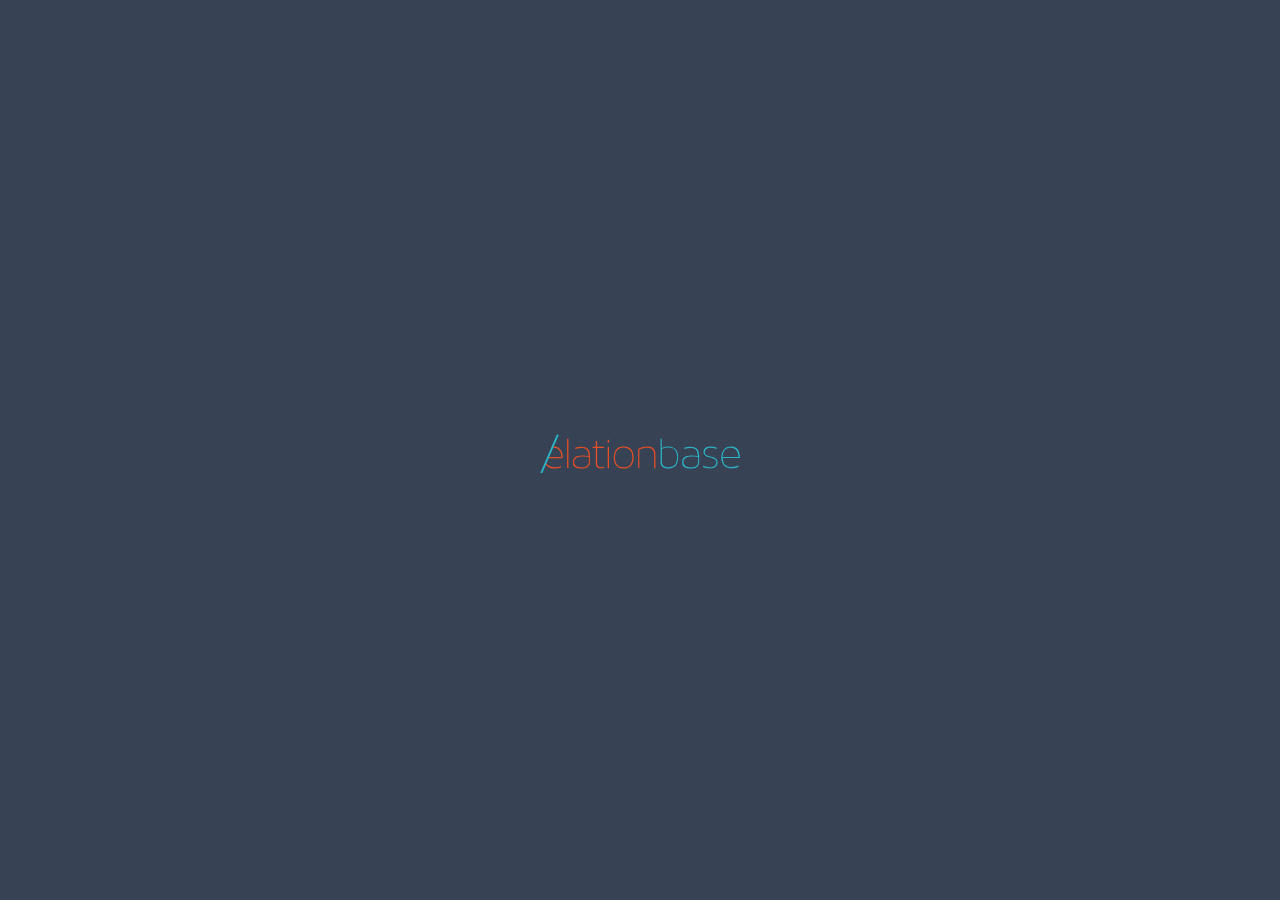
<file: index.html>
<!DOCTYPE html>
<html lang="en">
<head>
	<meta charset="UTF-8">
	<title>elation3ase</title>
	<style>
		* { width: 100%; height: 100%; margin: 0; padding: 0; }
		body { background: url(elationbase-logo.svg) center no-repeat #384255; -webkit-background-size: 220px;
		background-size: 220px; }
	</style>
</head>
<body>
	
</body>
</html>
</file>
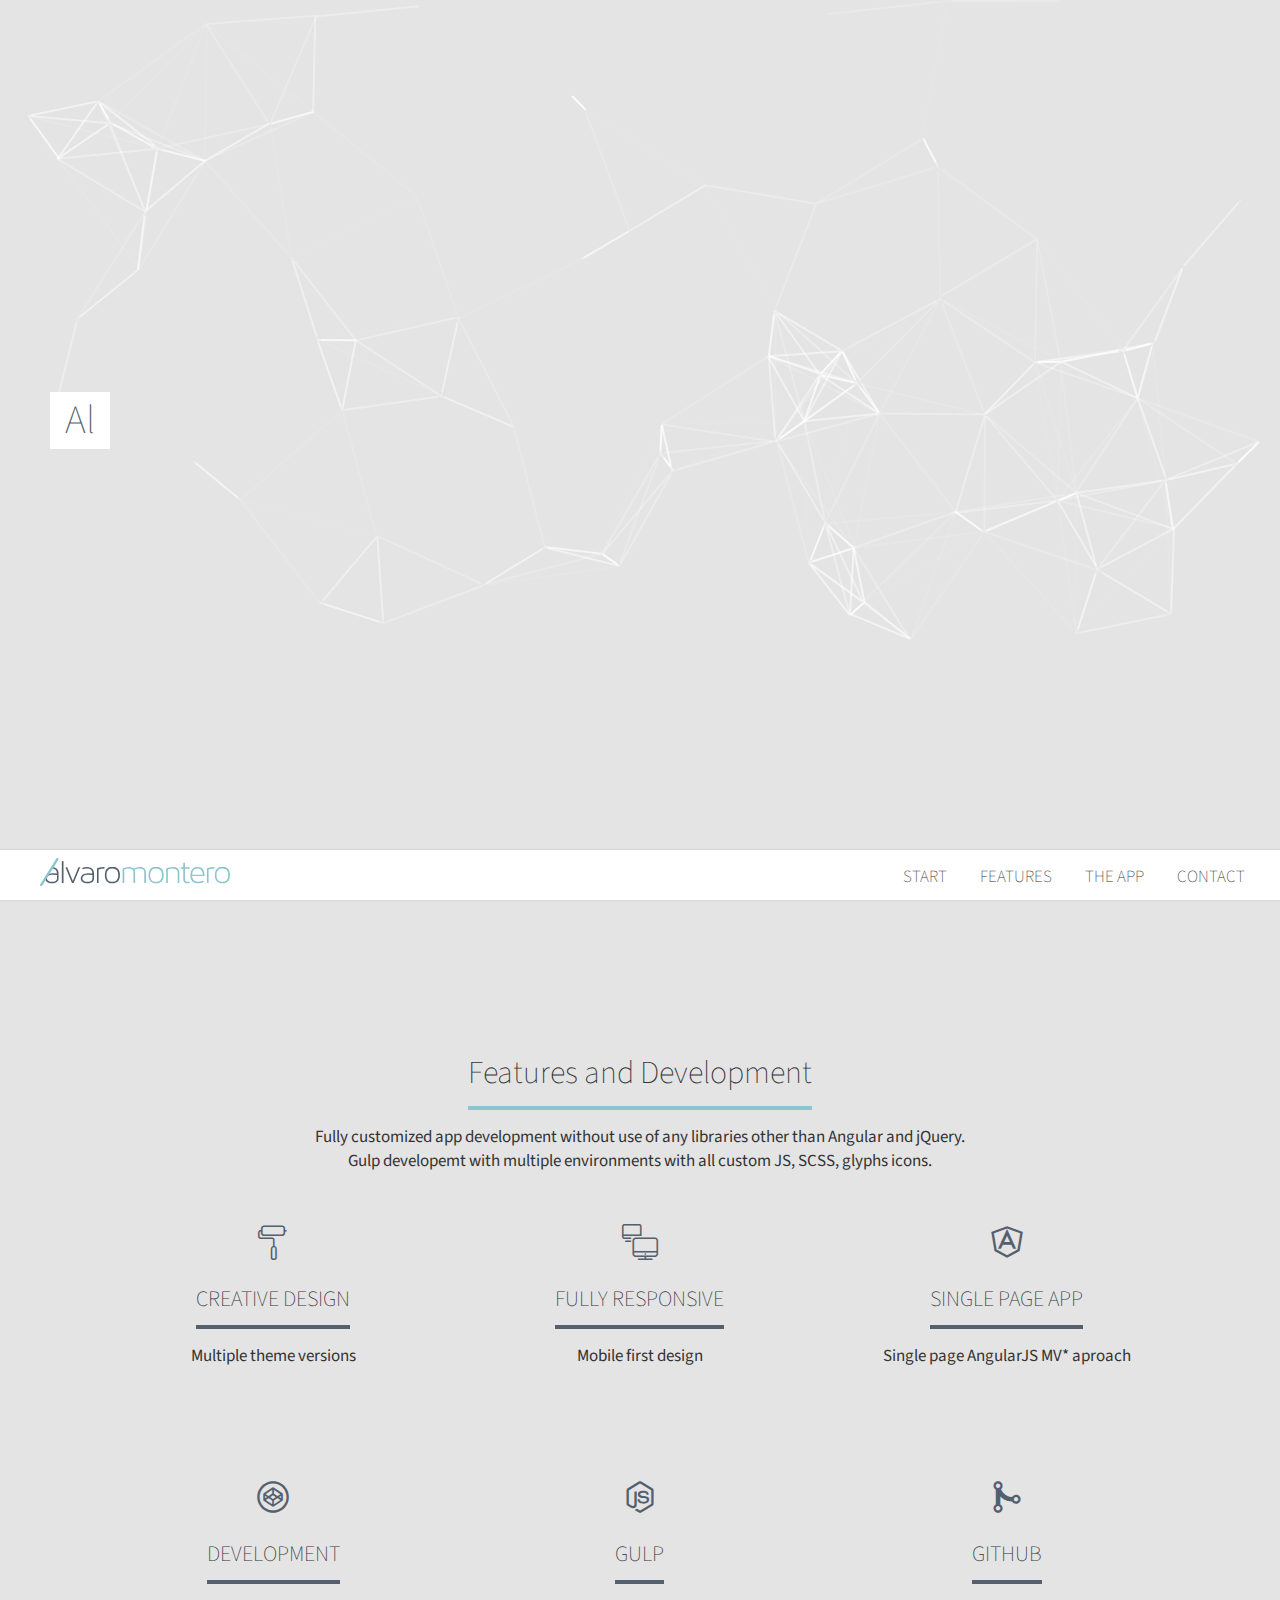
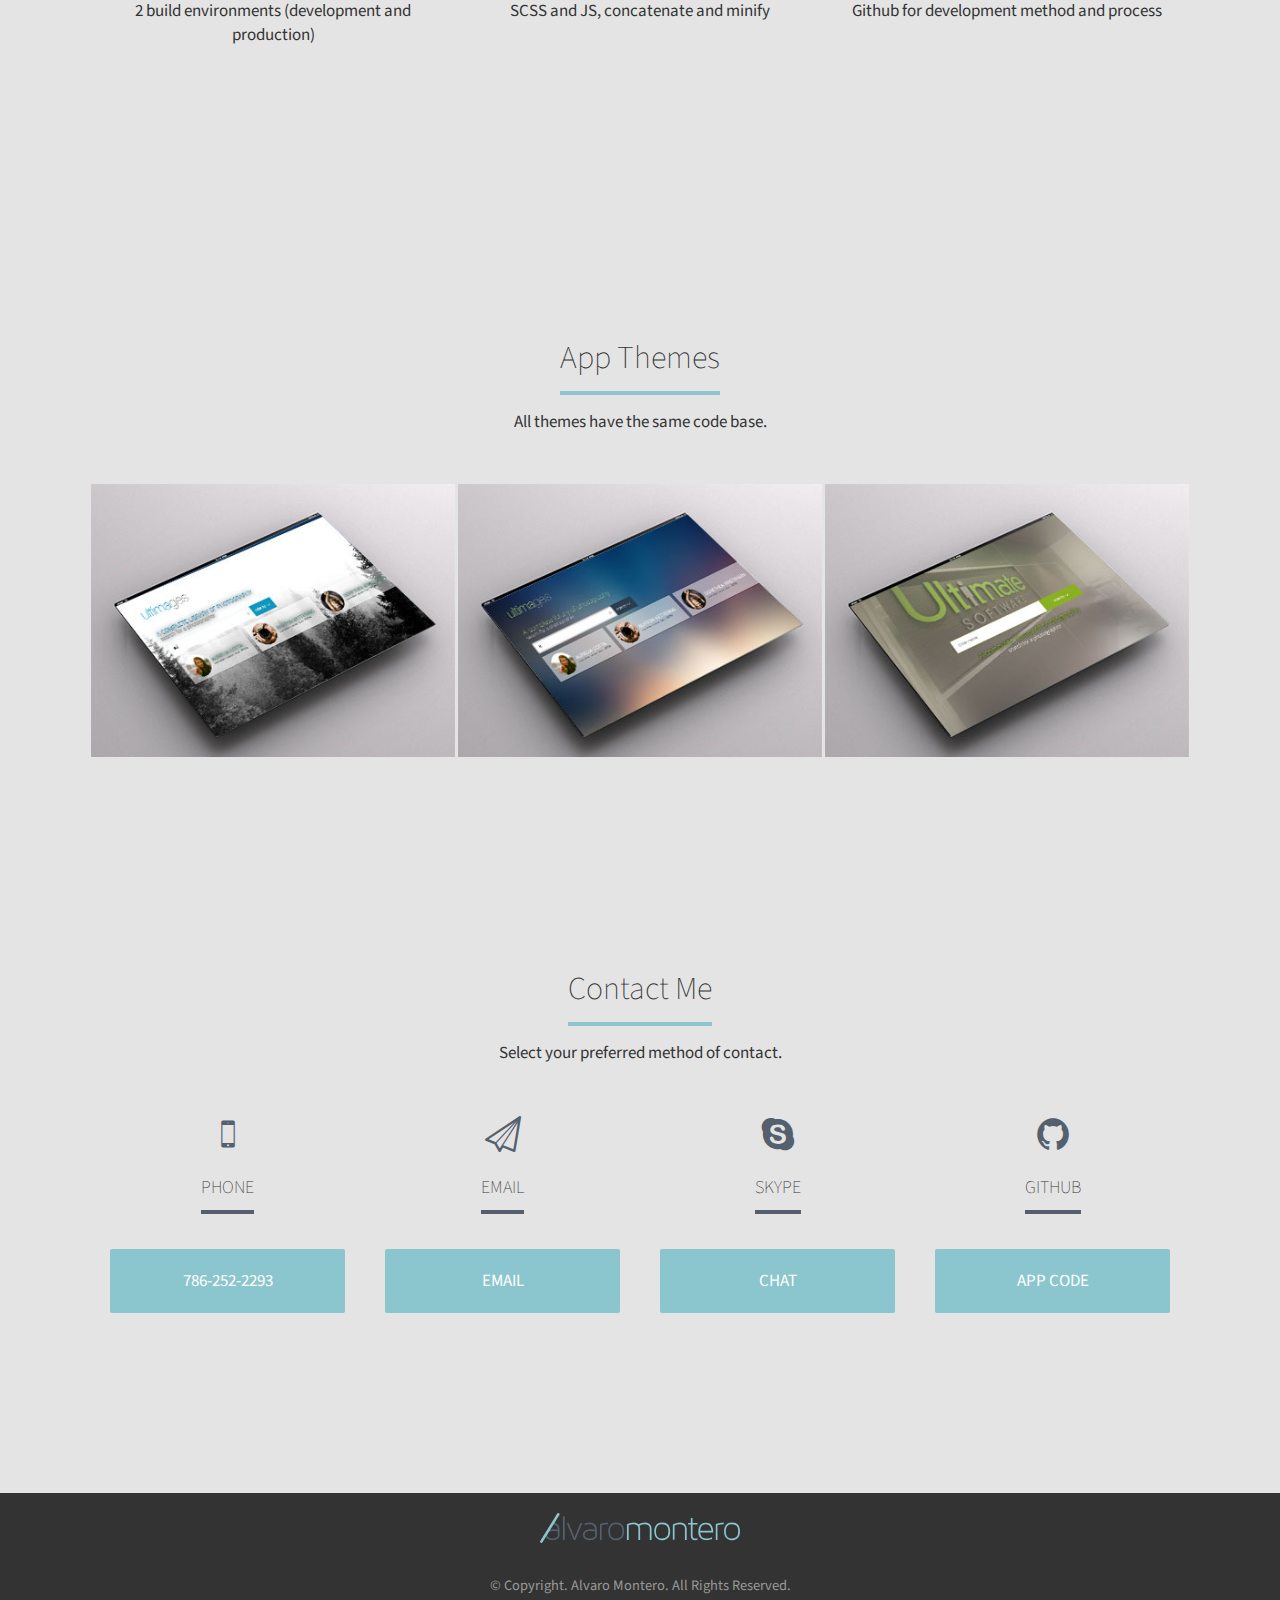
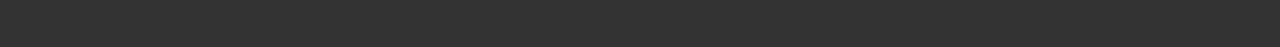
<file: ultimate-alvaro/index.html>
<!doctype html>

<html lang="en">
<head>
	<meta charset="utf-8">
	<meta http-equiv="X-UA-Compatible" content="IE=edge,chrome=1">
	<title>Ultimate Software Assignment</title>
	<meta name="author" content="Alvaro ontero">
	<meta name="viewport" content="width=device-width, initial-scale=1.0, maximum-scale=1.0">
    <meta name="apple-mobile-web-app-capable" content="yes" />
    <meta name="apple-mobile-web-app-status-bar-style" content="black" />
	<link rel="shortcut icon" href="assets/img/eb.ico">
	<link rel="apple-touch-icon" href="assets/img/apple-touch-icon.png">
	<link rel="stylesheet" href="assets/css/style.css" />
	<link href='http://fonts.googleapis.com/css?family=Source+Sans+Pro:200,400' rel='stylesheet' type='text/css'>
</head>
<body>
	<header>
		<a href="/" class="logo">
			<hgroup>
				<h1>Alvaro <span>Montero</span></h1>
				<h2>Ultimate Software UX/UI Assigment</h2>
			</hgroup>
		</a>
		<nav class="eb-nav">
			<ul>
				<li><a href="#home">Start</a></li>
				<li><a href="#features">Features</a></li>
				<li><a href="#demos">The App</a></li>
				<li><a href="#contact">Contact</a></li>
			</ul>
		</nav>
	</header>
	<!-- Section - Block -->
	<section id="home" class="block parallax clearfix">
		<div id="particles-js"></div>
		<div id="home" class="home-head">
			<hgroup>
				<h1>Alvaro <span>Montero</span></h1><br>
				<h2>Ultimate Software <span>UX/UI Assignment</span></h2>
			</hgroup>
		</div>
	</section><!-- / Section - Block -->

	<!-- Section -->
	<section id="features" class="clearfix">
		<!-- Block -->
		<div id="features2" class="clearfix">
			<div class="wrapper clearfix">
				<div class="block-head">
					<h1>Features and Development</h1>
					<p>Fully customized app development without use of any libraries other than Angular and jQuery.</p>
					<p>Gulp developemt with multiple environments with all custom JS, SCSS, glyphs icons.</p>
				</div>
				<!--feature -->
				<div class="w33">
					<div data-icon="j" class="icon animate"></div>
					<h3 class="animate">Creative Design</h3>
					<p>Multiple theme versions</p>
				</div><!--/ feature -->
				<!--feature -->
				<div class="w33">
					<div data-icon="g" class="icon animate"></div>
					<h3 class="animate">Fully Responsive</h3>
					<p>Mobile first design</p>
				</div><!--/ feature -->
				<!--feature -->
				<div class="w33">
					<div data-icon="u" class="icon animate"></div>
					<h3 class="animate">Single Page App</h3>
					<p>Single page AngularJS MV* aproach</p>
				</div><!--/ feature -->
				<!--feature -->
				<div class="w33">
					<div data-icon="t" class="icon animate"></div>
					<h3 class="animate">Development</h3>
					<p>2 build environments (development and production)</p>
				</div><!--/ feature -->
				<!--feature -->
				<div class="w33">
					<div data-icon="r" class="icon animate"></div>
					<h3 class="animate">Gulp</h3>
					<p>SCSS and JS, concatenate and minify</p>
				</div><!--/ feature -->
				<!--feature -->
				<div class="w33">
					<div data-icon="v" class="icon animate"></div>
					<h3 class="animate">Github</h3>
					<p>Github for development method and process</p>
				</div><!--/ feature -->
			</div>
		</div><!-- / Block -->
	</section><!-- Section -->

	<!-- Section - Block -->
	<section id="demos" class="clearfix">
		<div class="wrapper clearfix">
			<div class="block-head">
				<h1>App Themes</h1>
				<p>All themes have the same code base.</p>
			</div>
			<!-- demo -->
			<div class="w33">
				<div class="demo-img">
					<img src="assets/img/demo-1.jpg" alt="" class="img animate-slow"/>
				</div>
				<div class="demo-data animate">
					<h3 class="animate">Light version</h3>
					<a href="app/light/" target="_blank">View Now</a>
				</div>
			</div><!--/ demo -->
			<!-- demo -->
			<div class="w33">
				<div class="demo-img">
					<img src="assets/img/demo-2.jpg" alt="" class="img animate-slow"/>
				</div>
				<div class="demo-data animate">
					<h3 class="animate">Dark Version</h3>
					<a href="app/dark/" target="_blank">View Now</a>
				</div>
			</div><!--/ demo -->
			<!-- demo -->
			<div class="w33">
				<div class="demo-img">
					<img src="assets/img/demo-3.jpg" alt="" class="img animate-slow"/>
				</div>
				<div class="demo-data animate">
					<h3 class="animate">Ultimate Version</h3>
					<a href="app/ultimate/" target="_blank">View Now</a>
				</div>
			</div><!--/ demo -->
		</div>
	</section><!-- / Section - Block -->

	<!-- Section - Block -->
	<section id="contact" class="clearfix">
		<div class="wrapper">
			<div class="block-head">
				<h1>Contact Me</h1>
				<p>Select your preferred method of contact.</p>
			</div>
			<div class="w25">
				<div data-icon="x" class="icon animate"></div>
				<h3>Phone</h3>
				<a href="tel:7862522293" id="">786-252-2293</a>
			</div>
			<div class="w25">
				<div data-icon="o" class="icon animate"></div>
				<h3>Email</h3>
				<a href="mailto:elationbase@gmail.com">Email</a>
			</div>
			<div class="w25">
				<div data-icon="m" class="icon animate"></div>
				<h3>Skype</h3>
				<a href="#" id="skype">Chat</a>
			</div>
			<div class="w25">
				<div data-icon="s" class="icon animate"></div>
				<h3>Github</h3>
				<a href="https://github.com/elationbase/ultimages" target="_blank">App Code</a>
			</div>
		</div>
	</section><!-- / Section - Block -->

	<footer>
		<p><small>&copy; Copyright. Alvaro Montero. All Rights Reserved.</small></p>
	</footer>

<!-- Grab Google CDN's jQuery. fall back to local if necessary -->
<script src="https://ajax.googleapis.com/ajax/libs/jquery/1.11.0/jquery.min.js"></script>
<script>window.jQuery || document.write("<script src='assets/js/libs/jquery-1.11.0.min.js'>\x3C/script>")</script>
<script src="assets/js/functions.js"></script>
</body>
</html>
</file>
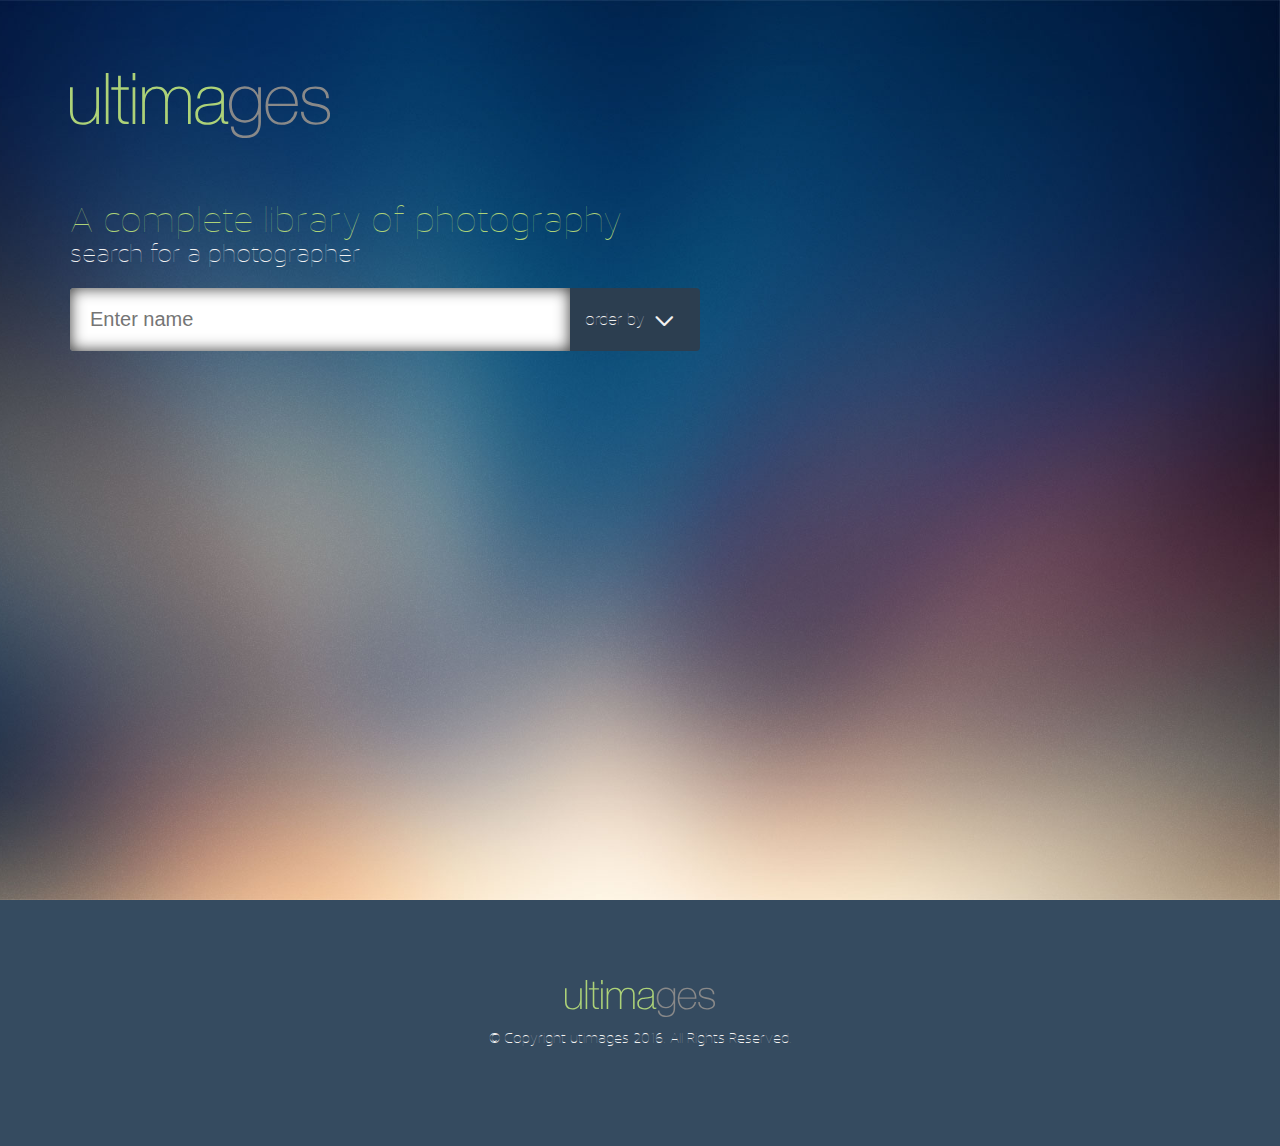
<file: ultimate-alvaro/app/dark/index.html>
<!doctype html><html lang="en" ng-app="myApp"><head><meta charset="utf-8"><meta http-equiv="X-UA-Compatible" content="IE=edge"><title>ultimages</title><meta name="author" content="alvaro montero"><meta name="viewport" content="width=device-width,initial-scale=1"><link rel="shortcut icon" href="favicon.ico"><link rel="stylesheet" href="css/style.css"><link rel="stylesheet" href="css/themes/dark.css"></head><body><header class="main-header"><div class="wrapper"><h1><a href="#/">ultima<span>ges</span></a></h1></div></header><main><div class="page {{ pageClass }}" ng-view></div></main><footer class="main-footer"><p>&copy; Copyright utimages 2016. All Rights Reserved.</p></footer><script src="js/script.js"></script></body></html>
</file>
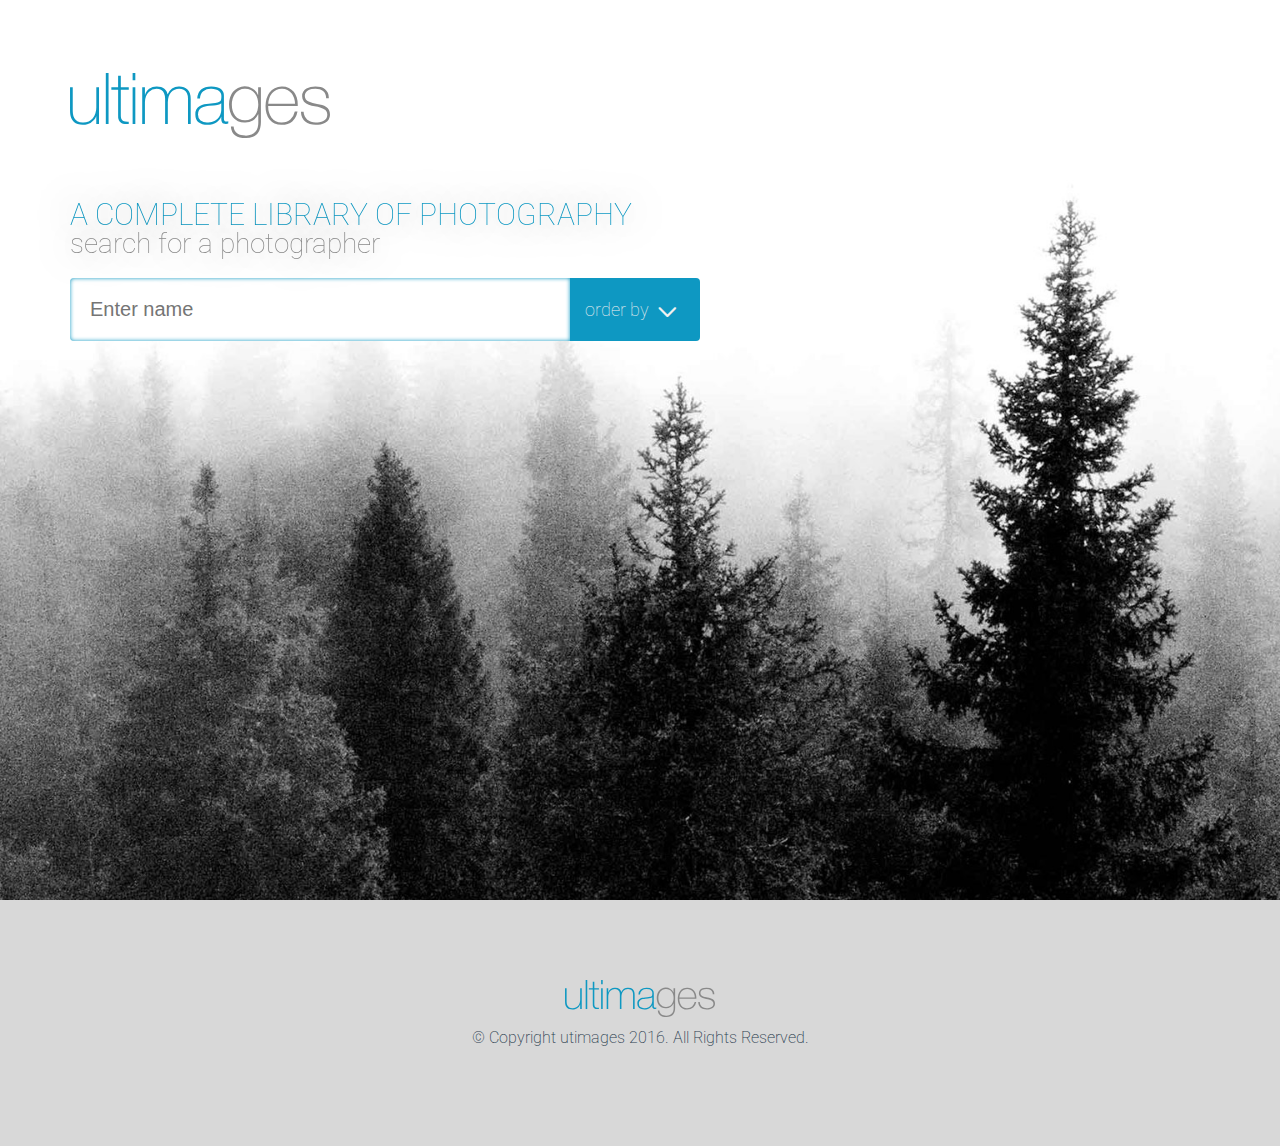
<file: ultimate-alvaro/app/light/index.html>
<!doctype html><html lang="en" ng-app="myApp"><head><meta charset="utf-8"><meta http-equiv="X-UA-Compatible" content="IE=edge"><title>ultimages</title><meta name="author" content="alvaro montero"><meta name="viewport" content="width=device-width,initial-scale=1"><link rel="shortcut icon" href="favicon.ico"><link rel="stylesheet" href="css/style.css"><link rel="stylesheet" href="css/themes/light.css"></head><body><header class="main-header"><div class="wrapper"><h1><a href="#/">ultima<span>ges</span></a></h1></div></header><main><div class="page {{ pageClass }}" ng-view></div></main><footer class="main-footer"><p>&copy; Copyright utimages 2016. All Rights Reserved.</p></footer><script src="js/script.js"></script></body></html>
</file>
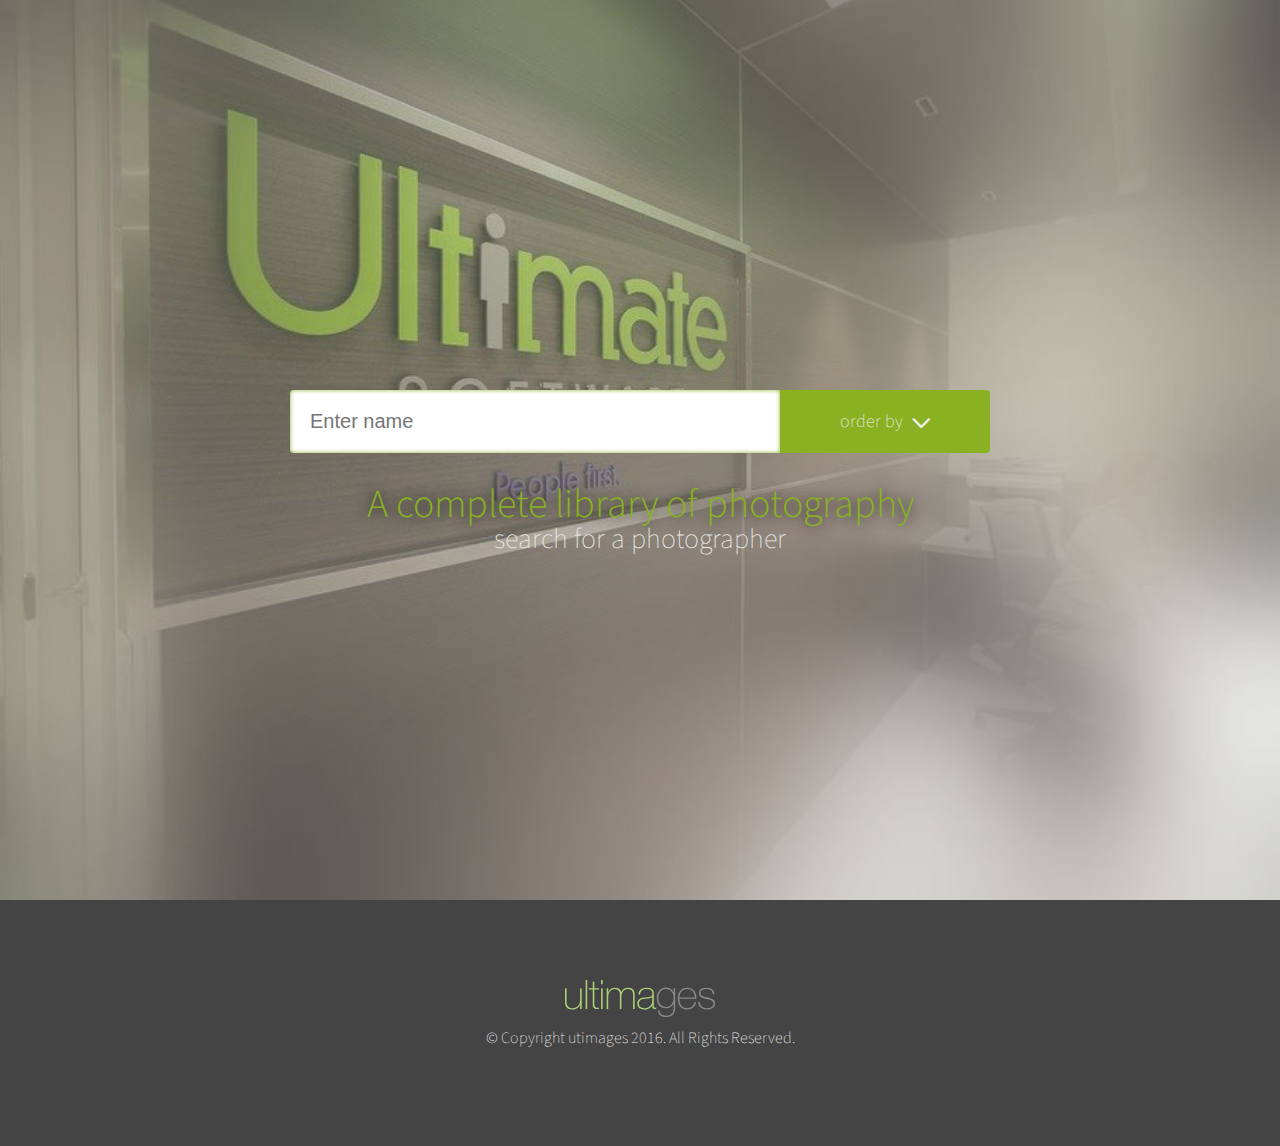
<file: ultimate-alvaro/app/ultimate/index.html>
<!doctype html><html lang="en" ng-app="myApp"><head><meta charset="utf-8"><meta http-equiv="X-UA-Compatible" content="IE=edge"><title>ultimages</title><meta name="author" content="alvaro montero"><meta name="viewport" content="width=device-width,initial-scale=1"><link rel="shortcut icon" href="favicon.ico"><link rel="stylesheet" href="css/style.css"><link rel="stylesheet" href="css/themes/ultimate.css"></head><body><header class="main-header"><div class="wrapper"><h1><a href="#/">ultima<span>ges</span></a></h1></div></header><main><div class="page {{ pageClass }}" ng-view></div></main><footer class="main-footer"><p>&copy; Copyright utimages 2016. All Rights Reserved.</p></footer><script src="js/script.js"></script></body></html>
</file>
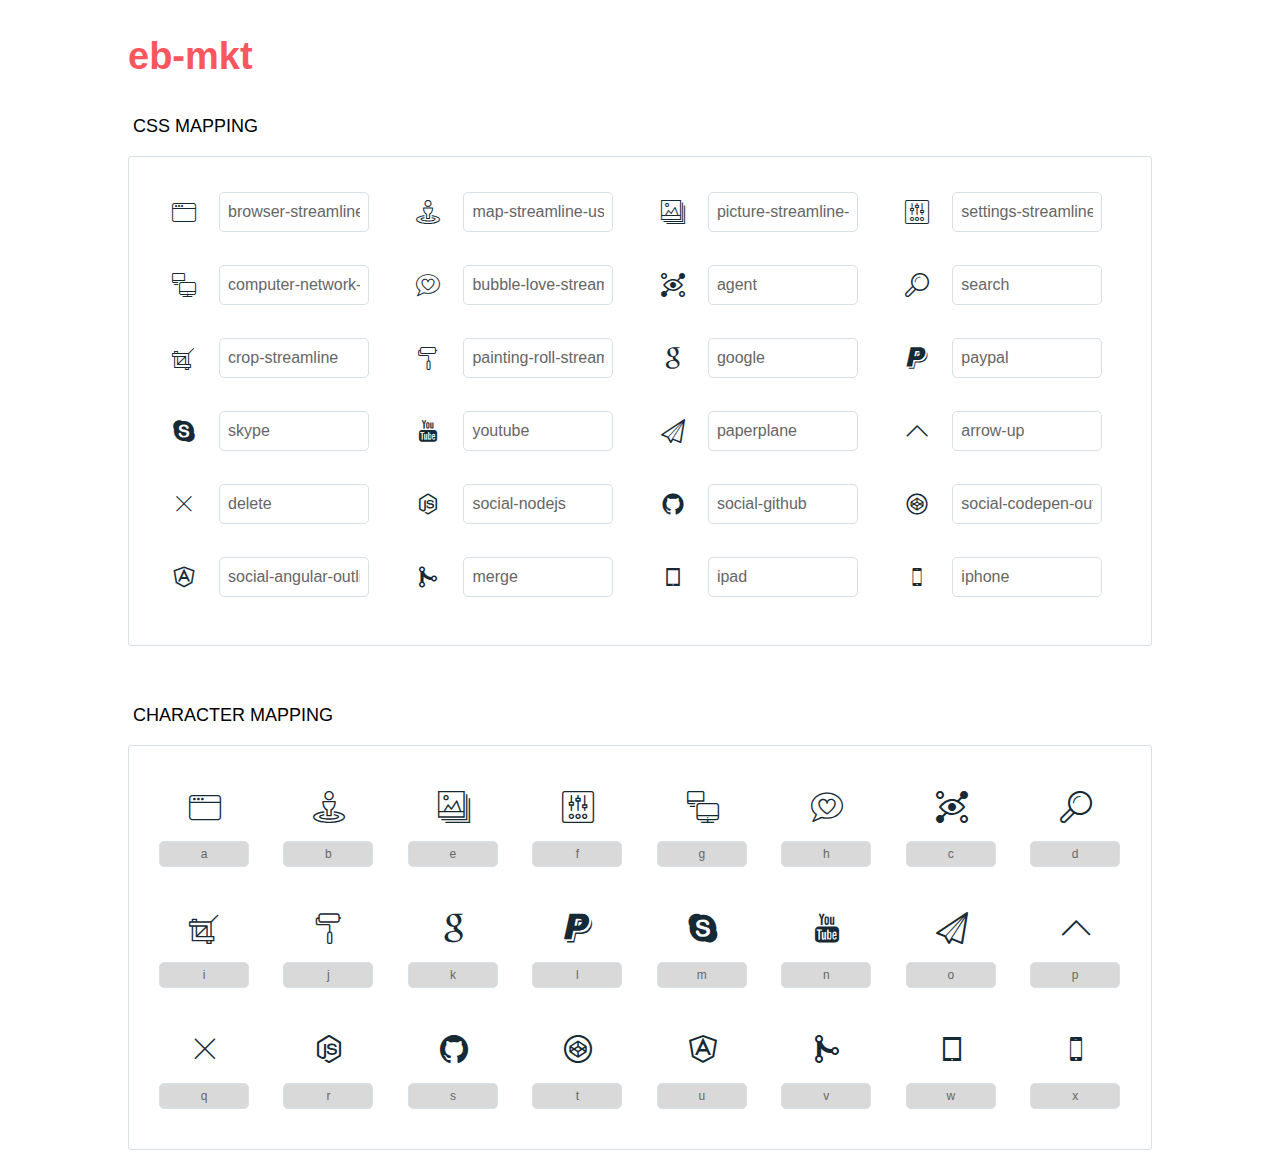
<file: ultimate-alvaro/assets/css/icons-reference.html>
<!DOCTYPE html>
<html lang="en">
  <head>
    <meta charset="utf-8">
    <meta http-equiv="X-UA-Compatible" content="IE=edge,chrome=1">
    <meta name="viewport" content="width=device-width,initial-scale=1">
    <title>Font Reference - eb-mkt</title>
    <link rel="stylesheet" href="style.css">
    <style type="text/css">html,body,div,span,applet,object,iframe,h1,h2,h3,h4,h5,h6,p,blockquote,pre,a,abbr,acronym,address,big,cite,code,del,dfn,em,img,ins,kbd,q,s,samp,small,strike,strong,sub,sup,tt,var,dl,dt,dd,ol,ul,li,fieldset,form,label,legend,table,caption,tbody,tfoot,thead,tr,th,td{margin:0;padding:0;border:0;outline:0;font-weight:inherit;font-style:inherit;font-family:inherit;font-size:100%;vertical-align:baseline}body{line-height:1;color:#000;background:#fff}ol,ul{list-style:none}table{border-collapse:separate;border-spacing:0;vertical-align:middle}caption,th,td{text-align:left;font-weight:normal;vertical-align:middle}a img{border:none}*{-webkit-box-sizing:border-box;-moz-box-sizing:border-box;box-sizing:border-box}body{font-family:'Dosis','Tahoma',sans-serif}.container{margin:15px auto;width:80%}h1{margin:40px 0 20px;font-weight:700;font-size:38px;line-height:32px;color:#fb565e}h2{font-size:18px;padding:0 0 21px 5px;margin:45px 0 0 0;text-transform:uppercase;font-weight:500}.small{font-size:14px;color:#a5adb4;}.small a{color:#a5adb4;}.small a:hover{color:#fb565e}.glyphs.character-mapping{margin:0 0 20px 0;padding:20px 0 20px 30px;color:rgba(0,0,0,0.5);border:1px solid #d8e0e5;-webkit-border-radius:3px;border-radius:3px;}.glyphs.character-mapping li{margin:0 30px 20px 0;display:inline-block;width:90px}.glyphs.character-mapping .icon{margin:10px 0 10px 15px;padding:15px;position:relative;width:55px;height:55px;color:#162a36 !important;overflow:hidden;-webkit-border-radius:3px;border-radius:3px;font-size:32px;}.glyphs.character-mapping .icon svg{fill:#000}.glyphs.character-mapping input{margin:0;padding:5px 0;line-height:12px;font-size:12px;display:block;width:100%;border:1px solid #d8e0e5;-webkit-border-radius:5px;border-radius:5px;text-align:center;outline:0;}.glyphs.character-mapping input:focus{border:1px solid #fbde4a;-webkit-box-shadow:inset 0 0 3px #fbde4a;box-shadow:inset 0 0 3px #fbde4a}.glyphs.character-mapping input:hover{-webkit-box-shadow:inset 0 0 3px #fbde4a;box-shadow:inset 0 0 3px #fbde4a}.glyphs.css-mapping{margin:0 0 60px 0;padding:30px 0 20px 30px;color:rgba(0,0,0,0.5);border:1px solid #d8e0e5;-webkit-border-radius:3px;border-radius:3px;}.glyphs.css-mapping li{margin:0 30px 20px 0;padding:0;display:inline-block;overflow:hidden}.glyphs.css-mapping .icon{margin:0;margin-right:10px;padding:13px;height:50px;width:50px;color:#162a36 !important;overflow:hidden;float:left;font-size:24px}.glyphs.css-mapping input{margin:0;margin-top:5px;padding:8px;line-height:16px;font-size:16px;display:block;width:150px;height:40px;border:1px solid #d8e0e5;-webkit-border-radius:5px;border-radius:5px;background:#fff;outline:0;float:right;}.glyphs.css-mapping input:focus{border:1px solid #fbde4a;-webkit-box-shadow:inset 0 0 3px #fbde4a;box-shadow:inset 0 0 3px #fbde4a}.glyphs.css-mapping input:hover{-webkit-box-shadow:inset 0 0 3px #fbde4a;box-shadow:inset 0 0 3px #fbde4a}</style>
  </head>
  <body>
    <div class="container">
      <h1>eb-mkt</h1>
      <h2>CSS mapping</h2>
      <ul class="glyphs css-mapping">
        <li>
          <div class="icon icon-browser-streamline-window"></div>
          <input type="text" readonly="readonly" value="browser-streamline-window">
        </li>
        <li>
          <div class="icon icon-map-streamline-user"></div>
          <input type="text" readonly="readonly" value="map-streamline-user">
        </li>
        <li>
          <div class="icon icon-picture-streamline-1"></div>
          <input type="text" readonly="readonly" value="picture-streamline-1">
        </li>
        <li>
          <div class="icon icon-settings-streamline"></div>
          <input type="text" readonly="readonly" value="settings-streamline">
        </li>
        <li>
          <div class="icon icon-computer-network-streamline"></div>
          <input type="text" readonly="readonly" value="computer-network-streamline">
        </li>
        <li>
          <div class="icon icon-bubble-love-streamline-talk"></div>
          <input type="text" readonly="readonly" value="bubble-love-streamline-talk">
        </li>
        <li>
          <div class="icon icon-agent"></div>
          <input type="text" readonly="readonly" value="agent">
        </li>
        <li>
          <div class="icon icon-search"></div>
          <input type="text" readonly="readonly" value="search">
        </li>
        <li>
          <div class="icon icon-crop-streamline"></div>
          <input type="text" readonly="readonly" value="crop-streamline">
        </li>
        <li>
          <div class="icon icon-painting-roll-streamline"></div>
          <input type="text" readonly="readonly" value="painting-roll-streamline">
        </li>
        <li>
          <div class="icon icon-google"></div>
          <input type="text" readonly="readonly" value="google">
        </li>
        <li>
          <div class="icon icon-paypal"></div>
          <input type="text" readonly="readonly" value="paypal">
        </li>
        <li>
          <div class="icon icon-skype"></div>
          <input type="text" readonly="readonly" value="skype">
        </li>
        <li>
          <div class="icon icon-youtube"></div>
          <input type="text" readonly="readonly" value="youtube">
        </li>
        <li>
          <div class="icon icon-paperplane"></div>
          <input type="text" readonly="readonly" value="paperplane">
        </li>
        <li>
          <div class="icon icon-arrow-up"></div>
          <input type="text" readonly="readonly" value="arrow-up">
        </li>
        <li>
          <div class="icon icon-delete"></div>
          <input type="text" readonly="readonly" value="delete">
        </li>
        <li>
          <div class="icon icon-social-nodejs"></div>
          <input type="text" readonly="readonly" value="social-nodejs">
        </li>
        <li>
          <div class="icon icon-social-github"></div>
          <input type="text" readonly="readonly" value="social-github">
        </li>
        <li>
          <div class="icon icon-social-codepen-outline"></div>
          <input type="text" readonly="readonly" value="social-codepen-outline">
        </li>
        <li>
          <div class="icon icon-social-angular-outline"></div>
          <input type="text" readonly="readonly" value="social-angular-outline">
        </li>
        <li>
          <div class="icon icon-merge"></div>
          <input type="text" readonly="readonly" value="merge">
        </li>
        <li>
          <div class="icon icon-ipad"></div>
          <input type="text" readonly="readonly" value="ipad">
        </li>
        <li>
          <div class="icon icon-iphone"></div>
          <input type="text" readonly="readonly" value="iphone">
        </li>
      </ul>
      <h2>Character mapping</h2>
      <ul class="glyphs character-mapping">
        <li>
          <div data-icon="a" class="icon"></div>
          <input type="text" readonly="readonly" value="a">
        </li>
        <li>
          <div data-icon="b" class="icon"></div>
          <input type="text" readonly="readonly" value="b">
        </li>
        <li>
          <div data-icon="e" class="icon"></div>
          <input type="text" readonly="readonly" value="e">
        </li>
        <li>
          <div data-icon="f" class="icon"></div>
          <input type="text" readonly="readonly" value="f">
        </li>
        <li>
          <div data-icon="g" class="icon"></div>
          <input type="text" readonly="readonly" value="g">
        </li>
        <li>
          <div data-icon="h" class="icon"></div>
          <input type="text" readonly="readonly" value="h">
        </li>
        <li>
          <div data-icon="c" class="icon"></div>
          <input type="text" readonly="readonly" value="c">
        </li>
        <li>
          <div data-icon="d" class="icon"></div>
          <input type="text" readonly="readonly" value="d">
        </li>
        <li>
          <div data-icon="i" class="icon"></div>
          <input type="text" readonly="readonly" value="i">
        </li>
        <li>
          <div data-icon="j" class="icon"></div>
          <input type="text" readonly="readonly" value="j">
        </li>
        <li>
          <div data-icon="k" class="icon"></div>
          <input type="text" readonly="readonly" value="k">
        </li>
        <li>
          <div data-icon="l" class="icon"></div>
          <input type="text" readonly="readonly" value="l">
        </li>
        <li>
          <div data-icon="m" class="icon"></div>
          <input type="text" readonly="readonly" value="m">
        </li>
        <li>
          <div data-icon="n" class="icon"></div>
          <input type="text" readonly="readonly" value="n">
        </li>
        <li>
          <div data-icon="o" class="icon"></div>
          <input type="text" readonly="readonly" value="o">
        </li>
        <li>
          <div data-icon="p" class="icon"></div>
          <input type="text" readonly="readonly" value="p">
        </li>
        <li>
          <div data-icon="q" class="icon"></div>
          <input type="text" readonly="readonly" value="q">
        </li>
        <li>
          <div data-icon="r" class="icon"></div>
          <input type="text" readonly="readonly" value="r">
        </li>
        <li>
          <div data-icon="s" class="icon"></div>
          <input type="text" readonly="readonly" value="s">
        </li>
        <li>
          <div data-icon="t" class="icon"></div>
          <input type="text" readonly="readonly" value="t">
        </li>
        <li>
          <div data-icon="u" class="icon"></div>
          <input type="text" readonly="readonly" value="u">
        </li>
        <li>
          <div data-icon="v" class="icon"></div>
          <input type="text" readonly="readonly" value="v">
        </li>
        <li>
          <div data-icon="w" class="icon"></div>
          <input type="text" readonly="readonly" value="w">
        </li>
        <li>
          <div data-icon="x" class="icon"></div>
          <input type="text" readonly="readonly" value="x">
        </li>
      </ul>
    </div>
    <script>(function() {
  var glyphs, i, len, ref;

  ref = document.getElementsByClassName('glyphs');
  for (i = 0, len = ref.length; i < len; i++) {
    glyphs = ref[i];
    glyphs.addEventListener('click', function(event) {
      if (event.target.tagName === 'INPUT') {
        return event.target.select();
      }
    });
  }

}).call(this);

    </script>
  </body>
</html>
</file>
<file: ultimate-alvaro/assets/css/style.css>
html, body, body div, span, object, iframe, h1, h2, h3, h4, h5, h6, p, blockquote, pre, abbr, address, cite, code, del, dfn, em, img, ins, kbd, q, samp, small, strong, sub, sup, var, b, i, dl, dt, dd, ol, ul, li, fieldset, form, label, legend, table, caption, tbody, tfoot, thead, tr, th, td, article, aside, figure, footer, header, menu, nav, section, time, mark, audio, video, details, summary {
	margin: 0;
	padding: 0;
	border: 0;
	font-size: 100%;
	font-weight: normal;
	vertical-align: baseline;
	background: transparent;
}

article, aside, figure, footer, header, nav, section, details, summary {display: block;}
*, *:before, *:after {box-sizing: border-box; }
img,
object,
embed {max-width: 100%;}
html {overflow-y: scroll;}
ul {list-style: none;}

blockquote, q {quotes: none;}

blockquote:before, 
blockquote:after, 
q:before, 
q:after {content: ''; content: none;}

a {margin: 0; padding: 0; font-size: 100%; vertical-align: baseline; background: transparent;}

del {text-decoration: line-through;}

abbr[title], dfn[title] {border-bottom: 1px dotted #000; cursor: help;}

table {border-collapse: collapse; border-spacing: 0;}
th {font-weight: bold; vertical-align: bottom;}
td {font-weight: normal; vertical-align: top;}

hr {display: block; height: 1px; border: 0; border-top: 1px solid #ccc; margin: 1em 0; padding: 0;}

input, select {vertical-align: middle;}

pre {
    white-space: pre; /* CSS2 */
    white-space: pre-wrap; /* CSS 2.1 */
    white-space: pre-line; /* CSS 3 (and 2.1 as well, actually) */
    word-wrap: break-word; /* IE */
}

input[type="radio"] {vertical-align: text-bottom;}
input[type="checkbox"] {vertical-align: bottom;}

select, input, textarea {font: 99% sans-serif;}

table {font-size: inherit; font: 100%;}

small {font-size: 85%;}

strong {font-weight: bold;}

td, td img {vertical-align: top;} 

sub, sup {font-size: 75%; line-height: 0; position: relative;}
sup {top: -0.5em;}
sub {bottom: -0.25em;}

pre, code, kbd, samp {font-family: monospace, sans-serif;}

.clickable,
label, 
input[type=button], 
input[type=submit], 
input[type=file], 
button {cursor: pointer;}

button, input, select, textarea {margin: 0;}

button,
input[type=button] {width: auto; overflow: visible;}

.clearfix:before, .clearfix:after { content: "\0020"; display: block; height: 0; overflow: hidden; }  
.clearfix:after { clear: both; }  
.clearfix { zoom: 1; }  

@font-face {
  font-family: "eb-mkt";
  src:url("fonts/eb-mkt.eot");
  src:url("fonts/eb-mkt.eot?#iefix") format("embedded-opentype"),
    url("fonts/eb-mkt.woff") format("woff"),
    url("fonts/eb-mkt.ttf") format("truetype"),
    url("fonts/eb-mkt.svg#eb-mkt") format("svg");
  font-weight: normal;
  font-style: normal;

}

[data-icon]:before {
  font-family: "eb-mkt" !important;
  content: attr(data-icon);
  font-style: normal !important;
  font-weight: normal !important;
  font-variant: normal !important;
  text-transform: none !important;
  speak: none;
  line-height: 1;
  -webkit-font-smoothing: antialiased;
  -moz-osx-font-smoothing: grayscale;
}

[class^="icon-"]:before,
[class*=" icon-"]:before {
  font-family: "eb-mkt" !important;
  font-style: normal !important;
  font-weight: normal !important;
  font-variant: normal !important;
  text-transform: none !important;
  speak: none;
  line-height: 1;
  -webkit-font-smoothing: antialiased;
  -moz-osx-font-smoothing: grayscale;
}

.icon-browser-streamline-window:before {
  content: "\61";
}
.icon-map-streamline-user:before {
  content: "\62";
}
.icon-picture-streamline-1:before {
  content: "\65";
}
.icon-settings-streamline:before {
  content: "\66";
}
.icon-computer-network-streamline:before {
  content: "\67";
}
.icon-bubble-love-streamline-talk:before {
  content: "\68";
}
.icon-agent:before {
  content: "\63";
}
.icon-search:before {
  content: "\64";
}
.icon-crop-streamline:before {
  content: "\69";
}
.icon-painting-roll-streamline:before {
  content: "\6a";
}
.icon-google:before {
  content: "\6b";
}
.icon-paypal:before {
  content: "\6c";
}
.icon-skype:before {
  content: "\6d";
}
.icon-youtube:before {
  content: "\6e";
}
.icon-paperplane:before {
  content: "\6f";
}
.icon-arrow-up:before {
  content: "\70";
}
.icon-delete:before {
  content: "\71";
}
.icon-social-nodejs:before {
  content: "\72";
}
.icon-social-github:before {
  content: "\73";
}
.icon-social-codepen-outline:before {
  content: "\74";
}
.icon-social-angular-outline:before {
  content: "\75";
}
.icon-merge:before {
  content: "\76";
}
.icon-ipad:before {
  content: "\77";
}
.icon-iphone:before {
  content: "\78";
}


/* A Linux- and Windows-friendly sans-serif font stack: http://prospects.mhurrell.co.uk/post/updating-the-helvetica-font-stack */
body {font: 17px 'Source Sans Pro', sans-serif; font-weight: 300;}

/* Using local fonts? Check out Font Squirrel's webfont generator: http://www.fontsquirrel.com/tools/webfont-generator */

/* We like off-black for text. */
body, select, input, textarea {color: #333;}

a {color: #333; text-decoration: none;}
a:hover {color: #666;}

/* Custom text-selection colors (remove any text shadows: http://twitter.com/miketaylr/status/12228805301) */
::-moz-selection{background: #b33d30; color: #fff; text-shadow: none;}
::selection {background: #b33d30; color: #fff; text-shadow: none;} 

/*	j.mp/webkit-tap-highlight-color */
a:link {-webkit-tap-highlight-color: #fcd700;} 

ins {background-color: #fcd700; color: #000; text-decoration: none;}
mark {background-color: #fcd700; color: #000; font-style: italic; font-weight: bold;}

/* Mozilla dosen't style place holders by default */
input:-moz-placeholder { color:#a9a9a9; }
textarea:-moz-placeholder { color:#a9a9a9; }

/* color Orange { #54606e; } */
/* color Dark Orange { #b33d30; } */
/* color Blue { #8bc5ce; } */

a, .animate, .send { -webkit-transition: all 0.4s ease-in-out;
-moz-transition: all 0.4s ease-in-out;
-ms-transition: all 0.4s ease-in-out;
-o-transition: all 0.4s ease-in-out;
transition: all 0.4s ease-in-out;
}
.animate-slow { -webkit-transition: all 1s ease-in-out;
-moz-transition: all 1s ease-in-out;
-ms-transition: all 1s ease-in-out;
-o-transition: all 1s ease-in-out;
transition: all 1s ease-in-out;
}
body { background-color: #e4e4e4; font-weight: 200; }
h1, h2, h3, h4, h5 { font-weight: 200; }
header { position: absolute; bottom: 0; z-index: 3; right: 0; left: 0; height: 50px; padding: 0 20px; overflow: hidden; background-color: #fff; -webkit-box-shadow: 0 0 3px #ccc; -moz-box-shadow: 0 0 3px #ccc; box-shadow: 0 0 3px #ccc; }
header .logo { background:url(../img/logo.svg) left center/190px no-repeat; max-width: 360px; width: 100%; height: 45px; display: block; float: left; text-indent: -9999px; margin-left: 20px; text-transform: uppercase; 
 -webkit-transition: all 0s ease-in-out;
-moz-transition: all 0s ease-in-out;
-ms-transition: all 0s ease-in-out;
-o-transition: all 0s ease-in-out;
transition: all 0s ease-in-out;
}
header .logo hgroup { margin: 9px 0 0 60px; }
header .logo h1 { color: #54606e; text-transform: uppercase; line-height: 1; }
header .logo h1 span { color: #8bc5ce; font-weight: 200; }
header .logo h2 { font-size: 12px; text-transform: uppercase; }
header.sticky { position: fixed; bottom: auto; top: 0; padding: 0 30px; }
header.sticky .logo { background-image:url(../img/am.svg); background-size: 50px; text-indent:0; margin-left: 0;  }
header.sticky .logo h2 { font-weight: 400;  }
#particles-js{
  width: 100%;
  height: 100%;
  background-color: #e4e4e4; }
.eb-nav { float: right; margin-top: 15px; }
.eb-nav li { display: inline-block; margin: 0 15px; border-bottom: 0px solid #8bc5ce; }
.eb-nav li a { display: block; font-size:17px; text-transform: uppercase; font-weight: 200; }

.wrapper { max-width:1200px; width: 100%; padding: 50px; margin: 0 auto; }
.w25 { width: 25%; float: left; position: relative; } 
.w33 { width: 33.333%; float: left; position: relative; } 
.w50 { width: 50%; float: left; position: relative; } 
.block { padding-top:50px; position: relative; z-index: 1; }
.block-head { text-align: center; padding-bottom: 50px; } 
.block-head h1 { font-size: 32px; border-bottom: 4px solid #8bc5ce; display: inline-block; margin-bottom: 15px; padding-bottom: 10px; }
#home { padding: 0 0 50px 0; }
#home * { -webkit-user-select: none;
-moz-user-select: none;
-ms-user-select: none;
-o-user-select: none;
user-select: none;}
.home-head { position: absolute; z-index: 3; top: 30%; left: 50px;  opacity: 1; }
.home-head hgroup { display: none; }
.home-head  h1, .home-head  h2 { background: #fff; float: left; margin: 2px 0; padding: 0 15px; color: #54606e; }
.home-head  h1 { font-size: 40px; }
.home-head  h2 { font-size: 26px; }
.home-head  hgroup span { color: #8bc5ce; font-weight: 200; }
.home-head.off { opacity: 0; }

#features { padding-top: 100px; }
#features2 .w33 { text-align: center; padding: 60px 20px 80px 20px; position: relative; height: 255px; }
#features2 .icon { font-size: 36px; color: #54606e; position: absolute; top: 0; right: 0; left: 0; }
#features2 .w33:hover .icon { color: #8bc5ce; font-size:46px; }
#features2 h3 { font-size: 22px; text-transform: uppercase; border-bottom: 4px solid #54606e; display: inline-block; margin-bottom: 15px; padding-bottom: 10px; }
#features2 .w33:hover h3 { border-bottom-color: #8bc5ce; }


#demos { padding: 100px 0 0 0; text-align: center; }
#demos-page #demos { background: #333; color:#eee; }
#demos-page #demos .block-head .icon { font-size: 50px; color: #54606e; }
.demo-data { position: absolute; top: 100%; right: 0; bottom: -100%; left: 0; background: #54606e; background: rgba(84,96,110,0.8); padding: 80px 50px 20px 50px; color: #fff; opacity: 0; }
#demos .w33 { max-width: 364px; width: 100%; height: 275px; text-align: center; overflow: hidden; display: inline-block; float: none; }
#demos .w33:hover .demo-data { opacity:1; display: block; top: 0; right: 0; bottom: 0; left: 0; }
.demo-data .icon { font-size: 36px; }
.demo-data h3 { font-size: 22px; text-transform: uppercase; }
.demo-data a { display: block; background: #8bc5ce; padding: 20px; margin-top: 20px; border-radius: 2px; }
.demo-data a:hover { background: #333; color: #8bc5ce; }


#contact { text-align: center; padding: 100px 0; }
#contact .w25 { text-align: center; padding: 60px 20px 80px 20px; position: relative; }
#contact .icon { font-size: 36px; color: #54606e; position: absolute; top: 0; right: 0; left: 0; }
#contact .icon.form { position: static; }
#contact .w25:hover .icon { color: #8bc5ce; font-size:46px; }
#contact h3 { font-size: 18px; text-transform: uppercase; border-bottom: 4px solid #54606e; display: inline-block; margin-bottom: 15px; padding-bottom: 10px; }
#contact a { display: block; background: #8bc5ce; padding: 20px; margin-top: 20px; border-radius: 2px; color: #fff; text-transform: uppercase; }
#contact a:hover { background: #333; color: #54606e; }
#contact a.clicked { background: #333; color: #fff; }
#result .success, #result .error { background: #54606e; padding: 10px; border-radius: 3px; color: #fff; }

input, textarea { width: 100%; background-color: #d9d9d9; border: 1px solid #ccc; border-radius: 2px; color: #666; padding: 20px; line-height: 18px; outline: none; margin: 3px 0; }
textarea { height: 130px; resize: none; }
input:hover, textarea:hover, input:focus, textarea:focus { background-color: #fff; color: #000; }
input:focus, textarea:focus { border: 1px solid #999; }
.send { display: block; background: #8bc5ce; text-transform: uppercase; color: #fff; padding: 20px; margin-top: -3px; border-radius: 2px; }
.send:hover, .send:focus { background: #333; color: #54606e; }

footer { padding: 80px 0 50px 0; text-align: center; background: url(../img/logo.svg) center 20px no-repeat #333; background-size: 200px; color: #999; }

.top { width: 50px; height: 50px; display: none; position: fixed; z-index: 3; bottom: 0; right: 0; background: #000; background: rgba(0,0,0,0.5); text-align: center; font-size: 24px; padding-top: 10px; color: #fff; }
.top:hover { color: #000; }

.officon { font-size: 0 !important; }
.img { opacity: 1; }
.offimg { opacity: 0 !important; }

.eb-modal-fade { display: none; position: fixed; top: 0; right: 0; bottom: 0; left: 0; z-index:1000; background: #fff; background: rgba(255,255,255,0.5);  cursor: pointer; }
.eb-modal-fade:hover { background: rgba(255,255,255,0.2); }
.eb-modal-box { display: none; position: fixed; top: -100%; left: 0; width: 70%; height: 70%; margin-top: 7%; margin-left: 15%; z-index:1001; background: #fff; -webkit-border-radius: 5px;
-moz-border-radius: 5px; border-radius: 5px; box-shadow: 0 0 20px #999; overflow: hidden; }
.ebmodal-on .eb-modal-box { top: 0; }
.ebmodal-on header, .ebmodal-on section, .ebmodal-on footer {
	-moz-transition: all 1s ease-in-out;
	-ms-transition: all 1s ease-in-out;
	-o-transition: all 1s ease-in-out;
	transition: all 1s ease-in-out;
	-webkit-filter: blur(5px);
	-moz-filter: blur(5px);
	-o-filter: blur(5px);
	-ms-filter: blur(5px);
	filter: blur(5px);
}
.eb-modal-title { background: #8bc5ce; color: #fff; padding: 10px 20px; font-size: 24px; padding-right: 50px; position: relative; }
.eb-modal-title .icon { font-size: 30px; position: absolute; top: 10px; right: 20px; color: #000; cursor: pointer; }
.eb-modal-title .icon:hover { color: #fff; }
.eb-modal-data { padding: 20px; overflow: auto; height: 100%; }
.eb-modal-data-wrapper { overflow: hidden; height: 100%; }

.changelog { display: block; padding: 10px; background-color: #8bc5ce; color: #fff; text-align: center; text-transform: uppercase; }
.changelog:hover { background-color: #54606e; color: #000; }

/* Media queries
-------------------------------------------------------------------------------*/

@media screen and (max-width: 800px) {
	.w33, .w50, .w25 { width:100%; float: none; display: inline-block; }
	.wrapper { padding: 50px 10px; }
	.eb-nav li { margin: 0 5px; }	
	.home-head  h1 { font-size: 35px; }
	.home-head  h2 { font-size: 20px; }

}
@media screen and (max-width: 700px) {
	.w33, .w50, .w25 { width:100%; float: none; display: inline-block; }
	.wrapper { padding: 50px 10px; }
	.eb-nav { display: none; }	
	.home-head  h1 { font-size: 30px; display: block; float: left; }
	.home-head  h2 { font-size: 16px; display: block; float: left; }
	.home-head { left: 0; right: 0; }
	#features2 .w33 { height: 200px; }
	.eb-modal-box { width: 90%; height: 90%; margin-top: 5%; margin-left: 5%;  }
}

@media screen and (max-width: 386px) {
	#demos .w33 { width: 100%; }
	header .logo h2 { font-size: 9.5px; }
}
</file>
<file: ultimate-alvaro/app/dark/css/style.css>
html,body,div,span,applet,object,iframe,h1,h2,h3,h4,h5,h6,p,blockquote,pre,a,abbr,acronym,address,big,cite,code,del,dfn,em,img,ins,kbd,q,s,samp,small,strike,strong,sub,sup,tt,var,b,u,i,center,dl,dt,dd,ol,ul,li,fieldset,form,label,legend,table,caption,tbody,tfoot,thead,tr,th,td,article,aside,canvas,details,embed,figure,figcaption,footer,header,hgroup,menu,nav,output,ruby,section,summary,time,mark,audio,video{margin:0;padding:0;border:0;font:inherit;font-size:100%;vertical-align:baseline}html{line-height:1}ol,ul{list-style:none}table{border-collapse:collapse;border-spacing:0}caption,th,td{text-align:left;font-weight:normal;vertical-align:middle}q,blockquote{quotes:none}q:before,q:after,blockquote:before,blockquote:after{content:"";content:none}a img{border:none}article,aside,details,figcaption,figure,footer,header,hgroup,menu,nav,section,summary{display:block}*{box-sizing:border-box}@font-face{font-family:'Elation Base';src:url("fonts/elationbase/eb-light-webfont.eot");src:url("fonts/elationbase/eb-light-webfont.eot?#iefix") format("embedded-opentype"),url("fonts/elationbase/eb-light-webfont.woff2") format("woff2"),url("fonts/elationbase/eb-light-webfont.woff") format("woff"),url("fonts/elationbase/eb-light-webfont.ttf") format("truetype"),url("fonts/elationbase/eb-light-webfont.svg#eb_light") format("svg");font-weight:200;font-style:normal}@font-face{font-family:'Elation Base';src:url("fonts/elationbase/eb-regular-webfont.eot");src:url("fonts/elationbase/eb-regular-webfont.eot?#iefix") format("embedded-opentype"),url("fonts/elationbase/eb-regular-webfont.woff2") format("woff2"),url("fonts/elationbase/eb-regular-webfont.woff") format("woff"),url("fonts/elationbase/eb-regular-webfont.ttf") format("truetype"),url("fonts/elationbase/eb-regular-webfont.svg#eb_regular") format("svg");font-weight:400;font-style:normal}@font-face{font-family:"ultimages";src:url("fonts/ultimages/ultimages.eot");src:url("fonts/ultimages/ultimages.eot?#iefix") format("embedded-opentype"),url("fonts/ultimages/ultimages.woff") format("woff"),url("fonts/ultimages/ultimages.ttf") format("truetype"),url("fonts/ultimages/ultimages.svg#ultimages") format("svg");font-weight:normal;font-style:normal}[data-icon]:before{font-family:"ultimages" !important;content:attr(data-icon);font-style:normal !important;font-weight:normal !important;font-variant:normal !important;text-transform:none !important;speak:none;line-height:1;-webkit-font-smoothing:antialiased;-moz-osx-font-smoothing:grayscale}[class^="icon-"]:before,[class*=" icon-"]:before{font-family:"ultimages" !important;font-style:normal !important;font-weight:normal !important;font-variant:normal !important;text-transform:none !important;speak:none;line-height:1;-webkit-font-smoothing:antialiased;-moz-osx-font-smoothing:grayscale}.icon-menu:before{content:"\62"}.icon-checkmark:before{content:"\63"}.icon-heart:before{content:"\65"}.icon-more:before{content:"\67"}.icon-keypad:before{content:"\68"}.icon-loader:before{content:"\6c"}.icon-ultimate:before{content:"\6e"}.icon-cloudy:before{content:"\6f"}.icon-love:before{content:"\7a"}.icon-delete:before{content:"\41"}.icon-edit:before{content:"\42"}.icon-lock:before{content:"\43"}.icon-unlock:before{content:"\44"}.icon-sync:before{content:"\45"}.icon-photo:before{content:"\46"}.icon-cloud:before{content:"\70"}.icon-map:before{content:"\71"}.icon-plus:before{content:"\61"}.icon-arrow-down:before{content:"\64"}body{font-family:"Elation Base",sans-serif;font-weight:100;font-size:10px;background:#2c3e50;color:#F1F1F1;min-width:400px}h1,h2,h3,h4,h5,h6{font-weight:100}a{color:#add278;text-decoration:none;cursor:pointer;transition:all, 0.4s, ease-out}a:hover,a:focus{color:#F1F1F1}a:active{color:#add278}.wrapper{*zoom:1;width:100%;margin:0 auto;position:relative}.wrapper:before,.wrapper:after{content:'';display:table}.wrapper:after{clear:both}@media only screen and (max-width: 767px){.wrapper{padding:0 20px}}@media only screen and (min-width: 769px) and (max-width: 1024px){.wrapper{padding:0 40px}}@media only screen and (min-width: 1025px) and (max-width: 1280px){.wrapper{padding:0 70px}}@media only screen and (min-width: 1281px){.wrapper{padding:0 100px}}main{min-height:100vh}#modal-delete .modal-content{text-align:center}#modal-delete .modal-content p{margin-top:-40px;padding-bottom:20px}#modal-image .modal-content img{width:100%;max-width:800px;display:block}.face{border-radius:50%}.select{position:relative;width:130px;float:left}.select>li{font-size:1.8em;background-color:#2c3e50;height:63px;line-height:63px;padding:0 15px;color:#F1F1F1;border-radius:0 4px 4px 0}.select>li:hover ul{opacity:1;visibility:visible;top:63px}.select .icon-arrow-down{vertical-align:-5px;padding-left:5px}.select ul{opacity:0;visibility:hidden;position:absolute;top:73px;right:0;z-index:2;padding-top:15px;transition:all, 0.3s, ease-out;box-shadow:0 0 10px rgba(0,0,0,0.3)}.select ul:before{content:'';position:absolute;top:3px;right:13px;width:0;height:0;border-style:solid;border-width:0 15px 15px 15px;border-color:transparent transparent #F1F1F1 transparent}.select ul li{padding:10px 30px;background-color:#F1F1F1;color:#2c3e50;line-height:20px}.select ul li:first-child{border-radius:4px 4px 0 0;padding-top:20px}.select ul li:last-child{border-radius:0 0 4px 4px;padding-bottom:20px}.select ul li a{color:#2c3e50}.button{background-color:#add278;color:#2c3e50;font-size:20px;font-weight:400;padding:15px 30px;border-radius:3px;display:inline-block;margin:5px}.button:hover,.button:focus{background-color:#7cab39;color:#F1F1F1}.button:active{box-shadow:inset 0 2px 10px black}.button-alt{background-color:#a5a5a5;color:#2c3e50}.button-alt:hover,.button-alt:focus{background-color:#8b8b8b;color:#F1F1F1}.button-dark{background-color:#2c3e50;color:#F1F1F1}.button-dark:hover,.button-dark:focus{background-color:#507192;color:#F1F1F1}.page{opacity:1}.page.ng-leave{position:absolute;top:0;right:0;left:0;z-index:2;opacity:0;animation:scaleOut 0.8s both ease-out}.page.ng-enter{position:absolute;top:0;right:0;left:0;z-index:3;animation:scaleIn 0.5s 0.3s both ease-out}@keyframes scaleOut{from{opacity:1;transform:scale(1)}to{opacity:0.5;transform:scale(0.8)}}@keyframes scaleIn{to{opacity:1;transform:scale(1)}from{opacity:0.01;transform:scale(1.2)}}.main-header h1{position:absolute;top:70px;z-index:5;width:260px;height:70px;text-indent:-9999px}.main-header h1 a{display:block;height:70px;color:#add278;font-size:1.8em;font-weight:400;background:url("../img/logo-ultimages.svg") center no-repeat}.main-header h1 a span{color:#999}@media only screen and (max-width: 767px){.main-header h1{width:100%;left:0;right:0}.main-header h1 a{background-size:200px}}@media only screen and (min-width: 769px) and (max-width: 1024px){.main-header h1{left:40px}}@media only screen and (min-width: 1025px) and (max-width: 1280px){.main-header h1{left:70px}}@media only screen and (min-width: 1281px){.main-header h1{left:100px}}.main-header nav{display:none}.menu .menu-mask{position:fixed;top:0;right:0;bottom:0;left:0;z-index:5;background-color:transparent;transition:all 0.4s ease-out;visibility:hidden}.nav-is-open .menu .menu-mask{background-color:rgba(0,0,0,0.8);visibility:visible;left:25%}@media only screen and (max-width: 767px){.nav-is-open .menu .menu-mask{left:80%}}.menu .icon-plus{position:absolute;top:20px;left:10px;margin-left:0;z-index:2;font-size:2em;cursor:pointer;text-shadow:0 0 5px #000;transition:all 0.4s ease-out}.menu .icon-plus:hover{transform:scale(1.2) rotate(45deg);color:#add278}.nav-is-open .menu .icon-plus{margin-left:25%;z-index:9;transform:scale(1.2) rotate(45deg)}@media only screen and (max-width: 767px){.nav-is-open .menu .icon-plus{margin-left:80%}}.menu .menu-nav ul{position:fixed;z-index:1;top:0;bottom:0;left:-25%;width:25%;overflow:auto;transition:left 0.4s ease-out}@media only screen and (max-width: 767px){.menu .menu-nav ul{left:-80%;width:80%}}.nav-is-open .menu .menu-nav ul{left:0}.menu .menu-nav li{border-bottom:1px solid #999}.menu .menu-nav li:not(.ng-scope){background-color:#add278;color:#2c3e50;padding:10px 20px;font-size:2.2em;line-height:1;font-weight:400}.menu .menu-nav li a{display:block;padding:20px;font-size:2.2em;line-height:1;color:#F1F1F1}.menu .menu-nav li a:hover{background-color:#233140}body{transition:margin 0.4s ease-out}.nav-is-open{margin-left:25%;margin-right:-25%;overflow:hidden}@media only screen and (max-width: 767px){.nav-is-open{margin-left:80%;margin-right:-80%}}body.no-animate{transition:all 0s}body.no-animate .menu-mask,body.no-animate .icon-plus,body.no-animate .menu-nav ul{transition:all 0s}.main-footer{padding:130px 40px 100px 40px;background:url("../img/logo-ultimages.svg") center 80px/150px no-repeat #354b60;text-align:center;font-size:1.6em;font-weight:200}.main-footer img{max-width:140px;margin-bottom:10px}.search-section{min-height:100vh;background:url(../img/main-bg.jpg) bottom right;background-size:cover;padding-top:200px}.search-section h1{font-size:4.0em;color:#add278}@media only screen and (max-width: 767px){.search-section h1{text-align:center}}.search-section h2{font-size:2.8em;color:#F1F1F1}@media only screen and (max-width: 767px){.search-section h2{text-align:center;margin-top:20px}}.search-section .search-wrapper{*zoom:1;margin-top:20px}.search-section .search-wrapper:before,.search-section .search-wrapper:after{content:'';display:table}.search-section .search-wrapper:after{clear:both}@media only screen and (max-width: 767px){.search-section .search-wrapper{text-align:center}}.search-section input[type="search"]{display:block;float:left;padding:20px;border:none;outline:none;width:70%;height:63px;max-width:500px;font-size:2.0em;border-radius:4px 0 0 4px;background-color:#e4e4e4;transition:all, 0.4s, ease;-webkit-appearance:none;-moz-appearance:none;appearance:none}.search-section input[type="search"]:hover{background-color:#F1F1F1}.search-section input[type="search"]:focus{background-color:#fff;box-shadow:inset 0 0 15px rgba(0,0,0,0.8)}@media only screen and (max-width: 767px){.search-section input[type="search"]{width:100%;border-radius:4px;float:none;display:inline-block;text-align:center}}.search-section .select label{cursor:pointer;position:relative}.search-section .select input[type="radio"]{visibility:hidden;position:absolute;left:-26px;top:-3px}.search-section .select input[type="radio"]:checked:after{font-family:'ultimages';content:"\63";font-size:2.0em;visibility:visible;float:left;opacity:1}@media only screen and (max-width: 767px){.search-section .select{display:none}}.userlist{position:relative}.userlist ul{position:absolute;top:100%;left:0;padding-bottom:15px;overflow-x:auto;white-space:nowrap;margin:auto}@media only screen and (max-width: 767px){.userlist ul{right:-20px}}@media only screen and (min-width: 769px) and (max-width: 1024px){.userlist ul{right:-40px}}@media only screen and (min-width: 1025px) and (max-width: 1280px){.userlist ul{right:-70px}}@media only screen and (min-width: 1281px){.userlist ul{right:-100px}}.userlist ul.ng-hide li{margin-left:100vh}.userlist li{display:inline-block;margin:20px 20px 0 0;transition:all 0.5s ease-out}@media only screen and (max-width: 767px){.userlist li{display:block;text-align:center}}.userlist li a{display:block;padding:15px;background-color:rgba(255,255,255,0.5);*zoom:1;border-radius:3px;box-shadow:0 0 6px rgba(0,0,0,0.3)}.userlist li a:before,.userlist li a:after{content:'';display:table}.userlist li a:after{clear:both}@media only screen and (max-width: 767px){.userlist li a{display:inline-block;width:100%;max-width:500px}}.userlist li a img{width:120px;float:left}@media only screen and (max-width: 767px){.userlist li a img{width:100px}}.userlist li a .info{margin-left:120px;padding:50px 15px 0 15px}@media only screen and (max-width: 767px){.userlist li a .info{margin-left:100px;padding-top:10px}}.userlist li a:hover{background-color:rgba(255,255,255,0.7)}.userlist li h2{font-size:2.5em;color:#F1F1F1;text-transform:uppercase;font-weight:400;text-align:left}.userlist li h3{font-size:18px;color:#2c3e50;font-weight:400;text-align:left}.search-section>.wrapper{position:relative;z-index:5}.bg-img{position:absolute;top:0;right:0;bottom:0;left:0;z-index:1;background-position:center;background-size:cover}.bg-img.is-active{z-index:3}.animate-repeat.ng-leave.ng-leave-active,.animate-repeat.ng-move,.animate-repeat.ng-enter{opacity:0;margin-left:100vh}.animate-repeat.ng-leave,.animate-repeat.ng-move.ng-move-active,.animate-repeat.ng-enter.ng-enter-active{opacity:1;margin-left:0}article.users{background-color:#2c3e50}.hero{height:375px;background-color:#2c3e50;background-attachment:fixed;position:relative}.hero.john-doe{background-image:url(../img/john-doe-bg.jpg)}.hero.rachel-doe{background-image:url(../img/rachel-doe-bg.jpg)}.hero.ronald-doe{background-image:url(../img/ronald-doe-bg.jpg)}.hero.Aurelia-Cotta{background-image:url(../img/Aurelia-Cotta-bg.jpg)}.hero.Burton-Kettering{background-image:url(../img/Burton-Kettering-bg.jpg)}.hero.shiba-yalaa{background-image:url(../img/shiba-yalaa-bg.jpg)}.hero.oda-lazonick{background-image:url(../img/oda-lazonick-bg.jpg)}.hero.Dorethea-Kristensen{background-image:url(../img/Dorethea-Kristensen-bg.jpg)}.hero.Ronny-Liston{background-image:url(../img/Ronny-Liston-bg.jpg)}.hero.Thaddeus-Hudgins{background-image:url(../img/Thaddeus-Hudgins-bg.jpg)}.hero.john{background-image:url(../img/john-bg.jpg)}.hero.john{background-image:url(../img/john-bg.jpg)}.hero.john{background-image:url(../img/john-bg.jpg)}.hero .wrapper{height:375px}.hero .face{position:absolute;bottom:-100px;left:50%;z-index:2;margin-left:-100px;animation:scaleFace 0.5s 0.3s both ease-out}@media only screen and (max-width: 767px){.hero .face{width:160px;bottom:-75px;margin-left:-75px}}.hero .info{position:absolute;top:70px;right:0;background-color:#2c3e50;padding:20px 20px 20px 10px;text-align:right}@media only screen and (max-width: 767px){.hero .info{text-align:center;width:100%;top:160px}}.hero .info h2{font-size:2.1em;font-weight:400;text-transform:uppercase;padding-bottom:5px;display:inline;margin-left:50px}.hero .info h3{font-size:1.8em}.hero .info .select{float:right;width:auto}.hero .info .select ul{width:400px;text-align:right;font-size:1.1em;box-shadow:none;right:-10px}.hero .info .select>li{height:auto;line-height:1px}.hero .info .select>li:hover ul{top:46px;right:-10px}.hero .info .select .icon-plus{font-size:2.0em;color:#add278;margin:-9px -10px 0 0;padding-left:10px}.hero .info .select .icon-plus:hover{transform:rotate(45deg)}.hero .info .select b{font-weight:400;display:block}.recap{padding-top:30px;padding-bottom:25px;*zoom:1}.recap:before,.recap:after{content:'';display:table}.recap:after{clear:both}.recap .recap-l{float:left;font-size:2.5em;font-weight:400}.recap .recap-l span{display:block;font-size:0.6em;color:#999}.recap .recap-l .icon{color:#add278;font-size:2.0em}.recap .recap-r{float:right;font-size:2.5em;font-weight:400;text-align:right}.recap .recap-r span{display:block;font-size:0.6em;color:#999}.recap .recap-r .icon{color:#add278;font-size:2.0em}.list-section{margin-bottom:80px}.list-section header{background-color:#add278;*zoom:1}.list-section header:before,.list-section header:after{content:'';display:table}.list-section header:after{clear:both}.list-section header.js-stick-on{height:72px}.list-section header.js-stick-on .stick{background-color:#add278;position:fixed;top:0;right:0;left:0;z-index:6}@media only screen and (max-width: 767px){.list-section header.js-stick-on .stick{padding:0 20px}}@media only screen and (min-width: 769px) and (max-width: 1024px){.list-section header.js-stick-on .stick{padding:0 40px}}@media only screen and (min-width: 1025px) and (max-width: 1280px){.list-section header.js-stick-on .stick{padding:0 70px}}@media only screen and (min-width: 1281px){.list-section header.js-stick-on .stick{padding:0 100px}}.list-section header.js-stick-on .stick a{line-height:1.7}.list-section header.js-stick-on .stick a.add-new{margin:5px 0}.list-section header a{display:block;float:left;color:#2c3e50;line-height:2.4}.list-section header a.add-new{font-size:2.0em;margin:10px 0;padding:0 20px;border:1px solid #2c3e50;border-radius:3px}@media only screen and (max-width: 767px){.list-section header a.add-new{padding:0 10px}.list-section header a.add-new .icon-plus{display:none}}.list-section header a.add-new span{padding-right:10px;font-size:1.4em;line-height:1;vertical-align:-8px}.list-section header a.add-new:hover{background-color:#4a6059;color:#F1F1F1}.list-section header a.icon{font-size:3.0em}@media only screen and (max-width: 767px){.list-section header a.icon{padding:0 10px}.list-section header a.icon-love{display:none}}.list-section header .list-l{float:left;clear:none;width:58.33333%;margin-left:0;margin-right:0}@media only screen and (min-width: 769px) and (max-width: 1024px){.list-section header .list-l{float:left;clear:none;width:50%;margin-left:0;margin-right:0}}@media only screen and (max-width: 767px){.list-section header .list-l{float:left;clear:none;width:37.5%;margin-left:0;margin-right:0}}.list-section header .list-r{float:left;clear:none;width:41.66667%;margin-left:0;margin-right:0}@media only screen and (min-width: 769px) and (max-width: 1024px){.list-section header .list-r{float:left;clear:none;width:50%;margin-left:0;margin-right:0}}@media only screen and (max-width: 767px){.list-section header .list-r{float:left;clear:none;width:62.5%;margin-left:0;margin-right:0;position:relative;right:-20px}}.list-section header .list-r li{float:left;clear:none;width:20%;margin-left:0;margin-right:0;text-align:right;list-style:none}@media only screen and (max-width: 767px){.list-section header .list-r li{float:left;clear:none;width:25%;margin-left:0;margin-right:0}}.list-section header .list-r li a{padding:0 25px;float:right}@media only screen and (max-width: 767px){.list-section header .list-r li a{padding:0 15px}}.list-section header .list-r li a:hover{background-color:#4a6059;color:#F1F1F1}.list-section header .list-r li a:before{vertical-align:-6px}.list-files .list-l{float:left;clear:none;width:58.33333%;margin-left:0;margin-right:0}@media only screen and (min-width: 769px) and (max-width: 1024px){.list-files .list-l{float:left;clear:none;width:50%;margin-left:0;margin-right:0}}@media only screen and (max-width: 767px){.list-files .list-l{float:left;clear:none;width:100%;margin-left:0;margin-right:0}}.list-files .list-r{float:left;clear:none;width:41.66667%;margin-left:0;margin-right:0}@media only screen and (min-width: 769px) and (max-width: 1024px){.list-files .list-r{float:left;clear:none;width:50%;margin-left:0;margin-right:0}}@media only screen and (max-width: 767px){.list-files .list-r{float:left;clear:none;width:100%;margin-left:0;margin-right:0}}.list-files .list-r span{float:left;clear:none;width:25%;margin-left:0;margin-right:0;text-align:right;display:block;text-overflow:ellipsis;white-space:nowrap;overflow:hidden}@media only screen and (max-width: 767px){.list-files .list-r span{font-size:0.8em}}.list-files .legend{background-color:#4a6059;border-bottom:1px solid #2c3e50;color:#add278;*zoom:1;font-size:2.4em;font-weight:200;line-height:2.8em;transition:all 0.8s ease-out;height:67px}.list-files .legend:before,.list-files .legend:after{content:'';display:table}.list-files .legend:after{clear:both}@media only screen and (max-width: 767px){.list-files .legend{display:none}}.list-files .legend.js-stick-on{line-height:1.6em;background-color:transparent}.list-files .legend.js-stick-on .stick{background-color:#4a6059;position:fixed;top:51px;right:0;left:0;z-index:5;line-height:1.6em}@media only screen and (max-width: 767px){.list-files .legend.js-stick-on .stick{padding:0 20px}}@media only screen and (min-width: 769px) and (max-width: 1024px){.list-files .legend.js-stick-on .stick{padding:0 40px}}@media only screen and (min-width: 1025px) and (max-width: 1280px){.list-files .legend.js-stick-on .stick{padding:0 70px}}@media only screen and (min-width: 1281px){.list-files .legend.js-stick-on .stick{padding:0 100px}}.list-files .file{border-bottom:1px solid #999;transition:all, 0.4s, ease-out}.list-files .file.is-active{background-color:#4a6059}.list-files .file.is-active:hover{background-color:#4a6059}.list-files .file.is-active a{color:#F1F1F1}.list-files .file a{color:#F1F1F1;padding:20px 0;display:block;*zoom:1;font-weight:200}.list-files .file a:before,.list-files .file a:after{content:'';display:table}.list-files .file a:after{clear:both}.list-files .file .list-l{font-size:2.2em}.list-files .file .list-r{font-size:1.8em}@media only screen and (max-width: 767px){.list-files .file .list-r{margin-top:20px;background:#233140;line-height:1.5em}.list-files .file .list-r span{text-align:center}}.list-files .file .file-type{border:1px solid #add278;border-radius:50%;font-size:0.7em;font-weight:400;width:40px;height:40px;line-height:40px;text-align:center;text-transform:uppercase;position:absolute;top:11px;transform:scale(0.8);transition:all, 0.4s, ease-out}.list-files .file .file-name{padding-left:60px;display:block;overflow:hidden;text-overflow:ellipsis;white-space:nowrap}.list-files .file:hover{background-color:#354b60}.list-files .file:hover .file-type{top:11px;transform:scale(1);background-color:#add278;color:#2c3e50}.add-new-bottom{text-align:center;width:80%;max-width:500px;margin:0 auto 60px auto;display:block}.add-new-bottom .icon-plus{font-size:1.5em;vertical-align:-7px;padding-right:12px}@keyframes scaleFace{from{opacity:0;transform:scale(0.5)}to{opacity:1;transform:scale(1)}}.modal{visibility:hidden;display:none}.modal .modal-mask{position:fixed;z-index:901;top:0;right:0;bottom:0;left:0;cursor:pointer;opacity:0;background:black;transition:opacity, 0.2s, linear}.modal .modal-wrap{position:fixed;z-index:902;top:20px;opacity:0;transition:opacify, 0.5s, ease-out;transition:visibility, 0s, ease-out;min-width:500px}@media only screen and (max-width: 767px){.modal .modal-wrap{min-width:300px;max-width:95%}}.modal .modal-body{max-width:100%;max-height:100%;margin:auto;background-color:#2c3e50;border-radius:3px;box-shadow:0 3px 5px rgba(0,0,0,0.2);overflow:auto;text-align:left;position:relative}.modal .modal-content{overflow:auto;margin-top:40px;font-size:1.8em}.modal header{background-color:#2c3e50;position:absolute;top:0;right:0;left:0}.modal header h2{width:100%;margin:0 0 -10px 0;padding:0 55px 0 20px;text-align:left;text-overflow:ellipsis;overflow:hidden;white-space:nowrap;color:#F1F1F1;font-size:2.4em;line-height:1.8em;font-weight:400}.modal header .modal-close{position:absolute;z-index:903;top:0;right:10px;font-size:4em;transform:rotate(45deg) scale(0.7);color:#F1F1F1}.modal header .modal-close:hover{transform:rotate(135deg) scale(1);top:-3px}.modal .modal-pad{padding:50px}.modal.modal-lg .modal-body{min-width:90%}.modal.modal-sm .modal-body{max-width:400px}.modal.modal-slide .modal-wrap{transition-property:top;top:-100%;opacity:1}.modal.modal-grow .modal-wrap{transition-property:transform;transform:scale(0.9)}.modal.modal-shrink .modal-wrap{transition-property:transform;transform:scale(1.1)}.modal.modal-active{display:block}.modal.modal-visible{visibility:visible}.modal.modal-visible .modal-mask{opacity:0.7}.modal.modal-visible .modal-wrap{opacity:1}.modal.modal-visible.modal-slide .modal-wrap{top:20px}.modal.modal-visible.modal-grow .modal-wrap{opacity:1;transform:scale(1)}.modal.modal-visible.modal-shrink .modal-wrap{opacity:1;transform:scale(1)}.modal.modal-light .modal-mask{background:white;background:rgba(255,255,255,0.9)}.modal.modal-transparent .modal-body,.modal.modal-transparent .modal-content{overflow:inherit;margin-top:0}.modal.modal-slow .modal-wrap{transition-duration:0.8s}.modal.modal-fast .modal-wrap{transition-duration:0.25s}
</file>
<file: ultimate-alvaro/app/dark/css/themes/dark.css>
.bg-imgs{display:none !important}
</file>
<file: ultimate-alvaro/app/light/css/style.css>
html,body,div,span,applet,object,iframe,h1,h2,h3,h4,h5,h6,p,blockquote,pre,a,abbr,acronym,address,big,cite,code,del,dfn,em,img,ins,kbd,q,s,samp,small,strike,strong,sub,sup,tt,var,b,u,i,center,dl,dt,dd,ol,ul,li,fieldset,form,label,legend,table,caption,tbody,tfoot,thead,tr,th,td,article,aside,canvas,details,embed,figure,figcaption,footer,header,hgroup,menu,nav,output,ruby,section,summary,time,mark,audio,video{margin:0;padding:0;border:0;font:inherit;font-size:100%;vertical-align:baseline}html{line-height:1}ol,ul{list-style:none}table{border-collapse:collapse;border-spacing:0}caption,th,td{text-align:left;font-weight:normal;vertical-align:middle}q,blockquote{quotes:none}q:before,q:after,blockquote:before,blockquote:after{content:"";content:none}a img{border:none}article,aside,details,figcaption,figure,footer,header,hgroup,menu,nav,section,summary{display:block}*{box-sizing:border-box}@font-face{font-family:'Elation Base';src:url("fonts/elationbase/eb-light-webfont.eot");src:url("fonts/elationbase/eb-light-webfont.eot?#iefix") format("embedded-opentype"),url("fonts/elationbase/eb-light-webfont.woff2") format("woff2"),url("fonts/elationbase/eb-light-webfont.woff") format("woff"),url("fonts/elationbase/eb-light-webfont.ttf") format("truetype"),url("fonts/elationbase/eb-light-webfont.svg#eb_light") format("svg");font-weight:200;font-style:normal}@font-face{font-family:'Elation Base';src:url("fonts/elationbase/eb-regular-webfont.eot");src:url("fonts/elationbase/eb-regular-webfont.eot?#iefix") format("embedded-opentype"),url("fonts/elationbase/eb-regular-webfont.woff2") format("woff2"),url("fonts/elationbase/eb-regular-webfont.woff") format("woff"),url("fonts/elationbase/eb-regular-webfont.ttf") format("truetype"),url("fonts/elationbase/eb-regular-webfont.svg#eb_regular") format("svg");font-weight:400;font-style:normal}@font-face{font-family:"ultimages";src:url("fonts/ultimages/ultimages.eot");src:url("fonts/ultimages/ultimages.eot?#iefix") format("embedded-opentype"),url("fonts/ultimages/ultimages.woff") format("woff"),url("fonts/ultimages/ultimages.ttf") format("truetype"),url("fonts/ultimages/ultimages.svg#ultimages") format("svg");font-weight:normal;font-style:normal}[data-icon]:before{font-family:"ultimages" !important;content:attr(data-icon);font-style:normal !important;font-weight:normal !important;font-variant:normal !important;text-transform:none !important;speak:none;line-height:1;-webkit-font-smoothing:antialiased;-moz-osx-font-smoothing:grayscale}[class^="icon-"]:before,[class*=" icon-"]:before{font-family:"ultimages" !important;font-style:normal !important;font-weight:normal !important;font-variant:normal !important;text-transform:none !important;speak:none;line-height:1;-webkit-font-smoothing:antialiased;-moz-osx-font-smoothing:grayscale}.icon-menu:before{content:"\62"}.icon-checkmark:before{content:"\63"}.icon-heart:before{content:"\65"}.icon-more:before{content:"\67"}.icon-keypad:before{content:"\68"}.icon-loader:before{content:"\6c"}.icon-ultimate:before{content:"\6e"}.icon-cloudy:before{content:"\6f"}.icon-love:before{content:"\7a"}.icon-delete:before{content:"\41"}.icon-edit:before{content:"\42"}.icon-lock:before{content:"\43"}.icon-unlock:before{content:"\44"}.icon-sync:before{content:"\45"}.icon-photo:before{content:"\46"}.icon-cloud:before{content:"\70"}.icon-map:before{content:"\71"}.icon-plus:before{content:"\61"}.icon-arrow-down:before{content:"\64"}body{font-family:"Elation Base",sans-serif;font-weight:100;font-size:10px;background:#2c3e50;color:#F1F1F1;min-width:400px}h1,h2,h3,h4,h5,h6{font-weight:100}a{color:#add278;text-decoration:none;cursor:pointer;transition:all, 0.4s, ease-out}a:hover,a:focus{color:#F1F1F1}a:active{color:#add278}.wrapper{*zoom:1;width:100%;margin:0 auto;position:relative}.wrapper:before,.wrapper:after{content:'';display:table}.wrapper:after{clear:both}@media only screen and (max-width: 767px){.wrapper{padding:0 20px}}@media only screen and (min-width: 769px) and (max-width: 1024px){.wrapper{padding:0 40px}}@media only screen and (min-width: 1025px) and (max-width: 1280px){.wrapper{padding:0 70px}}@media only screen and (min-width: 1281px){.wrapper{padding:0 100px}}main{min-height:100vh}#modal-delete .modal-content{text-align:center}#modal-delete .modal-content p{margin-top:-40px;padding-bottom:20px}#modal-image .modal-content img{width:100%;max-width:800px;display:block}.face{border-radius:50%}.select{position:relative;width:130px;float:left}.select>li{font-size:1.8em;background-color:#2c3e50;height:63px;line-height:63px;padding:0 15px;color:#F1F1F1;border-radius:0 4px 4px 0}.select>li:hover ul{opacity:1;visibility:visible;top:63px}.select .icon-arrow-down{vertical-align:-5px;padding-left:5px}.select ul{opacity:0;visibility:hidden;position:absolute;top:73px;right:0;z-index:2;padding-top:15px;transition:all, 0.3s, ease-out;box-shadow:0 0 10px rgba(0,0,0,0.3)}.select ul:before{content:'';position:absolute;top:3px;right:13px;width:0;height:0;border-style:solid;border-width:0 15px 15px 15px;border-color:transparent transparent #F1F1F1 transparent}.select ul li{padding:10px 30px;background-color:#F1F1F1;color:#2c3e50;line-height:20px}.select ul li:first-child{border-radius:4px 4px 0 0;padding-top:20px}.select ul li:last-child{border-radius:0 0 4px 4px;padding-bottom:20px}.select ul li a{color:#2c3e50}.button{background-color:#add278;color:#2c3e50;font-size:20px;font-weight:400;padding:15px 30px;border-radius:3px;display:inline-block;margin:5px}.button:hover,.button:focus{background-color:#7cab39;color:#F1F1F1}.button:active{box-shadow:inset 0 2px 10px black}.button-alt{background-color:#a5a5a5;color:#2c3e50}.button-alt:hover,.button-alt:focus{background-color:#8b8b8b;color:#F1F1F1}.button-dark{background-color:#2c3e50;color:#F1F1F1}.button-dark:hover,.button-dark:focus{background-color:#507192;color:#F1F1F1}.page{opacity:1}.page.ng-leave{position:absolute;top:0;right:0;left:0;z-index:2;opacity:0;animation:scaleOut 0.8s both ease-out}.page.ng-enter{position:absolute;top:0;right:0;left:0;z-index:3;animation:scaleIn 0.5s 0.3s both ease-out}@keyframes scaleOut{from{opacity:1;transform:scale(1)}to{opacity:0.5;transform:scale(0.8)}}@keyframes scaleIn{to{opacity:1;transform:scale(1)}from{opacity:0.01;transform:scale(1.2)}}.main-header h1{position:absolute;top:70px;z-index:5;width:260px;height:70px;text-indent:-9999px}.main-header h1 a{display:block;height:70px;color:#add278;font-size:1.8em;font-weight:400;background:url("../img/logo-ultimages.svg") center no-repeat}.main-header h1 a span{color:#999}@media only screen and (max-width: 767px){.main-header h1{width:100%;left:0;right:0}.main-header h1 a{background-size:200px}}@media only screen and (min-width: 769px) and (max-width: 1024px){.main-header h1{left:40px}}@media only screen and (min-width: 1025px) and (max-width: 1280px){.main-header h1{left:70px}}@media only screen and (min-width: 1281px){.main-header h1{left:100px}}.main-header nav{display:none}.menu .menu-mask{position:fixed;top:0;right:0;bottom:0;left:0;z-index:5;background-color:transparent;transition:all 0.4s ease-out;visibility:hidden}.nav-is-open .menu .menu-mask{background-color:rgba(0,0,0,0.8);visibility:visible;left:25%}@media only screen and (max-width: 767px){.nav-is-open .menu .menu-mask{left:80%}}.menu .icon-plus{position:absolute;top:20px;left:10px;margin-left:0;z-index:2;font-size:2em;cursor:pointer;text-shadow:0 0 5px #000;transition:all 0.4s ease-out}.menu .icon-plus:hover{transform:scale(1.2) rotate(45deg);color:#add278}.nav-is-open .menu .icon-plus{margin-left:25%;z-index:9;transform:scale(1.2) rotate(45deg)}@media only screen and (max-width: 767px){.nav-is-open .menu .icon-plus{margin-left:80%}}.menu .menu-nav ul{position:fixed;z-index:1;top:0;bottom:0;left:-25%;width:25%;overflow:auto;transition:left 0.4s ease-out}@media only screen and (max-width: 767px){.menu .menu-nav ul{left:-80%;width:80%}}.nav-is-open .menu .menu-nav ul{left:0}.menu .menu-nav li{border-bottom:1px solid #999}.menu .menu-nav li:not(.ng-scope){background-color:#add278;color:#2c3e50;padding:10px 20px;font-size:2.2em;line-height:1;font-weight:400}.menu .menu-nav li a{display:block;padding:20px;font-size:2.2em;line-height:1;color:#F1F1F1}.menu .menu-nav li a:hover{background-color:#233140}body{transition:margin 0.4s ease-out}.nav-is-open{margin-left:25%;margin-right:-25%;overflow:hidden}@media only screen and (max-width: 767px){.nav-is-open{margin-left:80%;margin-right:-80%}}body.no-animate{transition:all 0s}body.no-animate .menu-mask,body.no-animate .icon-plus,body.no-animate .menu-nav ul{transition:all 0s}.main-footer{padding:130px 40px 100px 40px;background:url("../img/logo-ultimages.svg") center 80px/150px no-repeat #354b60;text-align:center;font-size:1.6em;font-weight:200}.main-footer img{max-width:140px;margin-bottom:10px}.search-section{min-height:100vh;background:url(../img/main-bg.jpg) bottom right;background-size:cover;padding-top:200px}.search-section h1{font-size:4.0em;color:#add278}@media only screen and (max-width: 767px){.search-section h1{text-align:center}}.search-section h2{font-size:2.8em;color:#F1F1F1}@media only screen and (max-width: 767px){.search-section h2{text-align:center;margin-top:20px}}.search-section .search-wrapper{*zoom:1;margin-top:20px}.search-section .search-wrapper:before,.search-section .search-wrapper:after{content:'';display:table}.search-section .search-wrapper:after{clear:both}@media only screen and (max-width: 767px){.search-section .search-wrapper{text-align:center}}.search-section input[type="search"]{display:block;float:left;padding:20px;border:none;outline:none;width:70%;height:63px;max-width:500px;font-size:2.0em;border-radius:4px 0 0 4px;background-color:#e4e4e4;transition:all, 0.4s, ease;-webkit-appearance:none;-moz-appearance:none;appearance:none}.search-section input[type="search"]:hover{background-color:#F1F1F1}.search-section input[type="search"]:focus{background-color:#fff;box-shadow:inset 0 0 15px rgba(0,0,0,0.8)}@media only screen and (max-width: 767px){.search-section input[type="search"]{width:100%;border-radius:4px;float:none;display:inline-block;text-align:center}}.search-section .select label{cursor:pointer;position:relative}.search-section .select input[type="radio"]{visibility:hidden;position:absolute;left:-26px;top:-3px}.search-section .select input[type="radio"]:checked:after{font-family:'ultimages';content:"\63";font-size:2.0em;visibility:visible;float:left;opacity:1}@media only screen and (max-width: 767px){.search-section .select{display:none}}.userlist{position:relative}.userlist ul{position:absolute;top:100%;left:0;padding-bottom:15px;overflow-x:auto;white-space:nowrap;margin:auto}@media only screen and (max-width: 767px){.userlist ul{right:-20px}}@media only screen and (min-width: 769px) and (max-width: 1024px){.userlist ul{right:-40px}}@media only screen and (min-width: 1025px) and (max-width: 1280px){.userlist ul{right:-70px}}@media only screen and (min-width: 1281px){.userlist ul{right:-100px}}.userlist ul.ng-hide li{margin-left:100vh}.userlist li{display:inline-block;margin:20px 20px 0 0;transition:all 0.5s ease-out}@media only screen and (max-width: 767px){.userlist li{display:block;text-align:center}}.userlist li a{display:block;padding:15px;background-color:rgba(255,255,255,0.5);*zoom:1;border-radius:3px;box-shadow:0 0 6px rgba(0,0,0,0.3)}.userlist li a:before,.userlist li a:after{content:'';display:table}.userlist li a:after{clear:both}@media only screen and (max-width: 767px){.userlist li a{display:inline-block;width:100%;max-width:500px}}.userlist li a img{width:120px;float:left}@media only screen and (max-width: 767px){.userlist li a img{width:100px}}.userlist li a .info{margin-left:120px;padding:50px 15px 0 15px}@media only screen and (max-width: 767px){.userlist li a .info{margin-left:100px;padding-top:10px}}.userlist li a:hover{background-color:rgba(255,255,255,0.7)}.userlist li h2{font-size:2.5em;color:#F1F1F1;text-transform:uppercase;font-weight:400;text-align:left}.userlist li h3{font-size:18px;color:#2c3e50;font-weight:400;text-align:left}.search-section>.wrapper{position:relative;z-index:5}.bg-img{position:absolute;top:0;right:0;bottom:0;left:0;z-index:1;background-position:center;background-size:cover}.bg-img.is-active{z-index:3}.animate-repeat.ng-leave.ng-leave-active,.animate-repeat.ng-move,.animate-repeat.ng-enter{opacity:0;margin-left:100vh}.animate-repeat.ng-leave,.animate-repeat.ng-move.ng-move-active,.animate-repeat.ng-enter.ng-enter-active{opacity:1;margin-left:0}article.users{background-color:#2c3e50}.hero{height:375px;background-color:#2c3e50;background-attachment:fixed;position:relative}.hero.john-doe{background-image:url(../img/john-doe-bg.jpg)}.hero.rachel-doe{background-image:url(../img/rachel-doe-bg.jpg)}.hero.ronald-doe{background-image:url(../img/ronald-doe-bg.jpg)}.hero.Aurelia-Cotta{background-image:url(../img/Aurelia-Cotta-bg.jpg)}.hero.Burton-Kettering{background-image:url(../img/Burton-Kettering-bg.jpg)}.hero.shiba-yalaa{background-image:url(../img/shiba-yalaa-bg.jpg)}.hero.oda-lazonick{background-image:url(../img/oda-lazonick-bg.jpg)}.hero.Dorethea-Kristensen{background-image:url(../img/Dorethea-Kristensen-bg.jpg)}.hero.Ronny-Liston{background-image:url(../img/Ronny-Liston-bg.jpg)}.hero.Thaddeus-Hudgins{background-image:url(../img/Thaddeus-Hudgins-bg.jpg)}.hero.john{background-image:url(../img/john-bg.jpg)}.hero.john{background-image:url(../img/john-bg.jpg)}.hero.john{background-image:url(../img/john-bg.jpg)}.hero .wrapper{height:375px}.hero .face{position:absolute;bottom:-100px;left:50%;z-index:2;margin-left:-100px;animation:scaleFace 0.5s 0.3s both ease-out}@media only screen and (max-width: 767px){.hero .face{width:160px;bottom:-75px;margin-left:-75px}}.hero .info{position:absolute;top:70px;right:0;background-color:#2c3e50;padding:20px 20px 20px 10px;text-align:right}@media only screen and (max-width: 767px){.hero .info{text-align:center;width:100%;top:160px}}.hero .info h2{font-size:2.1em;font-weight:400;text-transform:uppercase;padding-bottom:5px;display:inline;margin-left:50px}.hero .info h3{font-size:1.8em}.hero .info .select{float:right;width:auto}.hero .info .select ul{width:400px;text-align:right;font-size:1.1em;box-shadow:none;right:-10px}.hero .info .select>li{height:auto;line-height:1px}.hero .info .select>li:hover ul{top:46px;right:-10px}.hero .info .select .icon-plus{font-size:2.0em;color:#add278;margin:-9px -10px 0 0;padding-left:10px}.hero .info .select .icon-plus:hover{transform:rotate(45deg)}.hero .info .select b{font-weight:400;display:block}.recap{padding-top:30px;padding-bottom:25px;*zoom:1}.recap:before,.recap:after{content:'';display:table}.recap:after{clear:both}.recap .recap-l{float:left;font-size:2.5em;font-weight:400}.recap .recap-l span{display:block;font-size:0.6em;color:#999}.recap .recap-l .icon{color:#add278;font-size:2.0em}.recap .recap-r{float:right;font-size:2.5em;font-weight:400;text-align:right}.recap .recap-r span{display:block;font-size:0.6em;color:#999}.recap .recap-r .icon{color:#add278;font-size:2.0em}.list-section{margin-bottom:80px}.list-section header{background-color:#add278;*zoom:1}.list-section header:before,.list-section header:after{content:'';display:table}.list-section header:after{clear:both}.list-section header.js-stick-on{height:72px}.list-section header.js-stick-on .stick{background-color:#add278;position:fixed;top:0;right:0;left:0;z-index:6}@media only screen and (max-width: 767px){.list-section header.js-stick-on .stick{padding:0 20px}}@media only screen and (min-width: 769px) and (max-width: 1024px){.list-section header.js-stick-on .stick{padding:0 40px}}@media only screen and (min-width: 1025px) and (max-width: 1280px){.list-section header.js-stick-on .stick{padding:0 70px}}@media only screen and (min-width: 1281px){.list-section header.js-stick-on .stick{padding:0 100px}}.list-section header.js-stick-on .stick a{line-height:1.7}.list-section header.js-stick-on .stick a.add-new{margin:5px 0}.list-section header a{display:block;float:left;color:#2c3e50;line-height:2.4}.list-section header a.add-new{font-size:2.0em;margin:10px 0;padding:0 20px;border:1px solid #2c3e50;border-radius:3px}@media only screen and (max-width: 767px){.list-section header a.add-new{padding:0 10px}.list-section header a.add-new .icon-plus{display:none}}.list-section header a.add-new span{padding-right:10px;font-size:1.4em;line-height:1;vertical-align:-8px}.list-section header a.add-new:hover{background-color:#4a6059;color:#F1F1F1}.list-section header a.icon{font-size:3.0em}@media only screen and (max-width: 767px){.list-section header a.icon{padding:0 10px}.list-section header a.icon-love{display:none}}.list-section header .list-l{float:left;clear:none;width:58.33333%;margin-left:0;margin-right:0}@media only screen and (min-width: 769px) and (max-width: 1024px){.list-section header .list-l{float:left;clear:none;width:50%;margin-left:0;margin-right:0}}@media only screen and (max-width: 767px){.list-section header .list-l{float:left;clear:none;width:37.5%;margin-left:0;margin-right:0}}.list-section header .list-r{float:left;clear:none;width:41.66667%;margin-left:0;margin-right:0}@media only screen and (min-width: 769px) and (max-width: 1024px){.list-section header .list-r{float:left;clear:none;width:50%;margin-left:0;margin-right:0}}@media only screen and (max-width: 767px){.list-section header .list-r{float:left;clear:none;width:62.5%;margin-left:0;margin-right:0;position:relative;right:-20px}}.list-section header .list-r li{float:left;clear:none;width:20%;margin-left:0;margin-right:0;text-align:right;list-style:none}@media only screen and (max-width: 767px){.list-section header .list-r li{float:left;clear:none;width:25%;margin-left:0;margin-right:0}}.list-section header .list-r li a{padding:0 25px;float:right}@media only screen and (max-width: 767px){.list-section header .list-r li a{padding:0 15px}}.list-section header .list-r li a:hover{background-color:#4a6059;color:#F1F1F1}.list-section header .list-r li a:before{vertical-align:-6px}.list-files .list-l{float:left;clear:none;width:58.33333%;margin-left:0;margin-right:0}@media only screen and (min-width: 769px) and (max-width: 1024px){.list-files .list-l{float:left;clear:none;width:50%;margin-left:0;margin-right:0}}@media only screen and (max-width: 767px){.list-files .list-l{float:left;clear:none;width:100%;margin-left:0;margin-right:0}}.list-files .list-r{float:left;clear:none;width:41.66667%;margin-left:0;margin-right:0}@media only screen and (min-width: 769px) and (max-width: 1024px){.list-files .list-r{float:left;clear:none;width:50%;margin-left:0;margin-right:0}}@media only screen and (max-width: 767px){.list-files .list-r{float:left;clear:none;width:100%;margin-left:0;margin-right:0}}.list-files .list-r span{float:left;clear:none;width:25%;margin-left:0;margin-right:0;text-align:right;display:block;text-overflow:ellipsis;white-space:nowrap;overflow:hidden}@media only screen and (max-width: 767px){.list-files .list-r span{font-size:0.8em}}.list-files .legend{background-color:#4a6059;border-bottom:1px solid #2c3e50;color:#add278;*zoom:1;font-size:2.4em;font-weight:200;line-height:2.8em;transition:all 0.8s ease-out;height:67px}.list-files .legend:before,.list-files .legend:after{content:'';display:table}.list-files .legend:after{clear:both}@media only screen and (max-width: 767px){.list-files .legend{display:none}}.list-files .legend.js-stick-on{line-height:1.6em;background-color:transparent}.list-files .legend.js-stick-on .stick{background-color:#4a6059;position:fixed;top:51px;right:0;left:0;z-index:5;line-height:1.6em}@media only screen and (max-width: 767px){.list-files .legend.js-stick-on .stick{padding:0 20px}}@media only screen and (min-width: 769px) and (max-width: 1024px){.list-files .legend.js-stick-on .stick{padding:0 40px}}@media only screen and (min-width: 1025px) and (max-width: 1280px){.list-files .legend.js-stick-on .stick{padding:0 70px}}@media only screen and (min-width: 1281px){.list-files .legend.js-stick-on .stick{padding:0 100px}}.list-files .file{border-bottom:1px solid #999;transition:all, 0.4s, ease-out}.list-files .file.is-active{background-color:#4a6059}.list-files .file.is-active:hover{background-color:#4a6059}.list-files .file.is-active a{color:#F1F1F1}.list-files .file a{color:#F1F1F1;padding:20px 0;display:block;*zoom:1;font-weight:200}.list-files .file a:before,.list-files .file a:after{content:'';display:table}.list-files .file a:after{clear:both}.list-files .file .list-l{font-size:2.2em}.list-files .file .list-r{font-size:1.8em}@media only screen and (max-width: 767px){.list-files .file .list-r{margin-top:20px;background:#233140;line-height:1.5em}.list-files .file .list-r span{text-align:center}}.list-files .file .file-type{border:1px solid #add278;border-radius:50%;font-size:0.7em;font-weight:400;width:40px;height:40px;line-height:40px;text-align:center;text-transform:uppercase;position:absolute;top:11px;transform:scale(0.8);transition:all, 0.4s, ease-out}.list-files .file .file-name{padding-left:60px;display:block;overflow:hidden;text-overflow:ellipsis;white-space:nowrap}.list-files .file:hover{background-color:#354b60}.list-files .file:hover .file-type{top:11px;transform:scale(1);background-color:#add278;color:#2c3e50}.add-new-bottom{text-align:center;width:80%;max-width:500px;margin:0 auto 60px auto;display:block}.add-new-bottom .icon-plus{font-size:1.5em;vertical-align:-7px;padding-right:12px}@keyframes scaleFace{from{opacity:0;transform:scale(0.5)}to{opacity:1;transform:scale(1)}}.modal{visibility:hidden;display:none}.modal .modal-mask{position:fixed;z-index:901;top:0;right:0;bottom:0;left:0;cursor:pointer;opacity:0;background:black;transition:opacity, 0.2s, linear}.modal .modal-wrap{position:fixed;z-index:902;top:20px;opacity:0;transition:opacify, 0.5s, ease-out;transition:visibility, 0s, ease-out;min-width:500px}@media only screen and (max-width: 767px){.modal .modal-wrap{min-width:300px;max-width:95%}}.modal .modal-body{max-width:100%;max-height:100%;margin:auto;background-color:#2c3e50;border-radius:3px;box-shadow:0 3px 5px rgba(0,0,0,0.2);overflow:auto;text-align:left;position:relative}.modal .modal-content{overflow:auto;margin-top:40px;font-size:1.8em}.modal header{background-color:#2c3e50;position:absolute;top:0;right:0;left:0}.modal header h2{width:100%;margin:0 0 -10px 0;padding:0 55px 0 20px;text-align:left;text-overflow:ellipsis;overflow:hidden;white-space:nowrap;color:#F1F1F1;font-size:2.4em;line-height:1.8em;font-weight:400}.modal header .modal-close{position:absolute;z-index:903;top:0;right:10px;font-size:4em;transform:rotate(45deg) scale(0.7);color:#F1F1F1}.modal header .modal-close:hover{transform:rotate(135deg) scale(1);top:-3px}.modal .modal-pad{padding:50px}.modal.modal-lg .modal-body{min-width:90%}.modal.modal-sm .modal-body{max-width:400px}.modal.modal-slide .modal-wrap{transition-property:top;top:-100%;opacity:1}.modal.modal-grow .modal-wrap{transition-property:transform;transform:scale(0.9)}.modal.modal-shrink .modal-wrap{transition-property:transform;transform:scale(1.1)}.modal.modal-active{display:block}.modal.modal-visible{visibility:visible}.modal.modal-visible .modal-mask{opacity:0.7}.modal.modal-visible .modal-wrap{opacity:1}.modal.modal-visible.modal-slide .modal-wrap{top:20px}.modal.modal-visible.modal-grow .modal-wrap{opacity:1;transform:scale(1)}.modal.modal-visible.modal-shrink .modal-wrap{opacity:1;transform:scale(1)}.modal.modal-light .modal-mask{background:white;background:rgba(255,255,255,0.9)}.modal.modal-transparent .modal-body,.modal.modal-transparent .modal-content{overflow:inherit;margin-top:0}.modal.modal-slow .modal-wrap{transition-duration:0.8s}.modal.modal-fast .modal-wrap{transition-duration:0.25s}
</file>
<file: ultimate-alvaro/app/light/css/themes/light.css>
@import url(https://fonts.googleapis.com/css?family=Roboto:400,300);body{font-family:'Roboto', sans-serif;background:#eaeaea;color:#2c3e50}.main-header h1 a{background:url("../../img/logo-ultimages-light.svg") center no-repeat}.search-section{background:url("../../img/bgs/main-bg-light.jpg") bottom right;background-size:cover}.search-section h1{color:#0e98c2;text-transform:uppercase;font-size:3.0em;text-shadow:0 0 40px #000}.search-section h2{color:#898989;text-shadow:0 0 40px #000}.search-section input[type="search"]{box-shadow:inset 0 0 4px 0 #0e98c2}.search-section input[type="search"]:focus{box-shadow:inset 0 0 4px 0 #0e98c2}.search-section .select ul{box-shadow:none}.search-section .select ul li{color:#0e98c2}.search-section .select>li{background-color:#0e98c2}.userlist li a{box-shadow:0 0 6px rgba(0,0,0,0.2)}.userlist li h2{color:#4a967f}.hero .info{background-color:rgba(255,255,255,0.8);color:#2c3e50;box-shadow:0 0 15px rgba(0,0,0,0.1)}.hero .info h2{color:#0e98c2}article.users{background-color:#eaeaea}.recap{background-color:#d8d8d8}.recap .recap-l,.recap .recap-r{color:#2c3e50}.recap .recap-l .icon,.recap .recap-r .icon{color:#0e98c2}.list-section header{background-color:#b4c5c7}.list-section header.js-stick-on .stick{background-color:#b4c5c7}.list-files .legend.js-stick-on .stick{background-color:#d8d8d8}.list-files .legend{background-color:#d8d8d8;color:#000000}.list-section header .list-r li a:hover{background-color:#0e98c2}.list-section header a.add-new{border:1px solid #0e98c2;background-color:#0e98c2;color:#F1F1F1}.list-section header a.add-new:hover{background-color:#0b7392;color:#F1F1F1}.list-files .file a{color:#2c3e50}.list-files .file:hover{background-color:#fff}.list-files .file.is-active,.list-files .file.is-active:hover{background-color:#b4c5c7}.list-files .file .file-type{border:1px solid #0e98c2}.list-files .file:hover .file-type{background-color:#0e98c2;color:#eaeaea}.main-footer{background:url("../../img/logo-ultimages-light.svg") center 80px/150px no-repeat #d8d8d8}.modal .modal-mask{background:white}.modal.modal-visible .modal-mask{opacity:0.6}.modal header .modal-close{color:#0e98c2}.modal .modal-body{background-color:white}.button{background-color:#0e98c2;color:#eaeaea}.button:hover,.button:focus{background-color:#0b7392}.button-alt{background-color:#b4c5c7;color:#2c3e50}.button-alt:hover,.button-alt:focus{background-color:#d1dcdd;color:#2c3e50}.menu .icon-plus{color:white}.bio.select>li{background-color:transparent}.hero .info .select .icon-plus{color:#0e98c2}.menu .menu-nav li:not(.ng-scope){background-color:#0e98c2}.menu .menu-nav li a{color:#2c3e50}.menu .menu-nav li a:hover{background-color:#ddd}@media only screen and (max-width: 767px){.list-files .file .list-r{background:#ddd}}
</file>
<file: ultimate-alvaro/app/ultimate/css/style.css>
html,body,div,span,applet,object,iframe,h1,h2,h3,h4,h5,h6,p,blockquote,pre,a,abbr,acronym,address,big,cite,code,del,dfn,em,img,ins,kbd,q,s,samp,small,strike,strong,sub,sup,tt,var,b,u,i,center,dl,dt,dd,ol,ul,li,fieldset,form,label,legend,table,caption,tbody,tfoot,thead,tr,th,td,article,aside,canvas,details,embed,figure,figcaption,footer,header,hgroup,menu,nav,output,ruby,section,summary,time,mark,audio,video{margin:0;padding:0;border:0;font:inherit;font-size:100%;vertical-align:baseline}html{line-height:1}ol,ul{list-style:none}table{border-collapse:collapse;border-spacing:0}caption,th,td{text-align:left;font-weight:normal;vertical-align:middle}q,blockquote{quotes:none}q:before,q:after,blockquote:before,blockquote:after{content:"";content:none}a img{border:none}article,aside,details,figcaption,figure,footer,header,hgroup,menu,nav,section,summary{display:block}*{box-sizing:border-box}@font-face{font-family:'Elation Base';src:url("fonts/elationbase/eb-light-webfont.eot");src:url("fonts/elationbase/eb-light-webfont.eot?#iefix") format("embedded-opentype"),url("fonts/elationbase/eb-light-webfont.woff2") format("woff2"),url("fonts/elationbase/eb-light-webfont.woff") format("woff"),url("fonts/elationbase/eb-light-webfont.ttf") format("truetype"),url("fonts/elationbase/eb-light-webfont.svg#eb_light") format("svg");font-weight:200;font-style:normal}@font-face{font-family:'Elation Base';src:url("fonts/elationbase/eb-regular-webfont.eot");src:url("fonts/elationbase/eb-regular-webfont.eot?#iefix") format("embedded-opentype"),url("fonts/elationbase/eb-regular-webfont.woff2") format("woff2"),url("fonts/elationbase/eb-regular-webfont.woff") format("woff"),url("fonts/elationbase/eb-regular-webfont.ttf") format("truetype"),url("fonts/elationbase/eb-regular-webfont.svg#eb_regular") format("svg");font-weight:400;font-style:normal}@font-face{font-family:"ultimages";src:url("fonts/ultimages/ultimages.eot");src:url("fonts/ultimages/ultimages.eot?#iefix") format("embedded-opentype"),url("fonts/ultimages/ultimages.woff") format("woff"),url("fonts/ultimages/ultimages.ttf") format("truetype"),url("fonts/ultimages/ultimages.svg#ultimages") format("svg");font-weight:normal;font-style:normal}[data-icon]:before{font-family:"ultimages" !important;content:attr(data-icon);font-style:normal !important;font-weight:normal !important;font-variant:normal !important;text-transform:none !important;speak:none;line-height:1;-webkit-font-smoothing:antialiased;-moz-osx-font-smoothing:grayscale}[class^="icon-"]:before,[class*=" icon-"]:before{font-family:"ultimages" !important;font-style:normal !important;font-weight:normal !important;font-variant:normal !important;text-transform:none !important;speak:none;line-height:1;-webkit-font-smoothing:antialiased;-moz-osx-font-smoothing:grayscale}.icon-menu:before{content:"\62"}.icon-checkmark:before{content:"\63"}.icon-heart:before{content:"\65"}.icon-more:before{content:"\67"}.icon-keypad:before{content:"\68"}.icon-loader:before{content:"\6c"}.icon-ultimate:before{content:"\6e"}.icon-cloudy:before{content:"\6f"}.icon-love:before{content:"\7a"}.icon-delete:before{content:"\41"}.icon-edit:before{content:"\42"}.icon-lock:before{content:"\43"}.icon-unlock:before{content:"\44"}.icon-sync:before{content:"\45"}.icon-photo:before{content:"\46"}.icon-cloud:before{content:"\70"}.icon-map:before{content:"\71"}.icon-plus:before{content:"\61"}.icon-arrow-down:before{content:"\64"}body{font-family:"Elation Base",sans-serif;font-weight:100;font-size:10px;background:#2c3e50;color:#F1F1F1;min-width:400px}h1,h2,h3,h4,h5,h6{font-weight:100}a{color:#add278;text-decoration:none;cursor:pointer;transition:all, 0.4s, ease-out}a:hover,a:focus{color:#F1F1F1}a:active{color:#add278}.wrapper{*zoom:1;width:100%;margin:0 auto;position:relative}.wrapper:before,.wrapper:after{content:'';display:table}.wrapper:after{clear:both}@media only screen and (max-width: 767px){.wrapper{padding:0 20px}}@media only screen and (min-width: 769px) and (max-width: 1024px){.wrapper{padding:0 40px}}@media only screen and (min-width: 1025px) and (max-width: 1280px){.wrapper{padding:0 70px}}@media only screen and (min-width: 1281px){.wrapper{padding:0 100px}}main{min-height:100vh}#modal-delete .modal-content{text-align:center}#modal-delete .modal-content p{margin-top:-40px;padding-bottom:20px}#modal-image .modal-content img{width:100%;max-width:800px;display:block}.face{border-radius:50%}.select{position:relative;width:130px;float:left}.select>li{font-size:1.8em;background-color:#2c3e50;height:63px;line-height:63px;padding:0 15px;color:#F1F1F1;border-radius:0 4px 4px 0}.select>li:hover ul{opacity:1;visibility:visible;top:63px}.select .icon-arrow-down{vertical-align:-5px;padding-left:5px}.select ul{opacity:0;visibility:hidden;position:absolute;top:73px;right:0;z-index:2;padding-top:15px;transition:all, 0.3s, ease-out;box-shadow:0 0 10px rgba(0,0,0,0.3)}.select ul:before{content:'';position:absolute;top:3px;right:13px;width:0;height:0;border-style:solid;border-width:0 15px 15px 15px;border-color:transparent transparent #F1F1F1 transparent}.select ul li{padding:10px 30px;background-color:#F1F1F1;color:#2c3e50;line-height:20px}.select ul li:first-child{border-radius:4px 4px 0 0;padding-top:20px}.select ul li:last-child{border-radius:0 0 4px 4px;padding-bottom:20px}.select ul li a{color:#2c3e50}.button{background-color:#add278;color:#2c3e50;font-size:20px;font-weight:400;padding:15px 30px;border-radius:3px;display:inline-block;margin:5px}.button:hover,.button:focus{background-color:#7cab39;color:#F1F1F1}.button:active{box-shadow:inset 0 2px 10px black}.button-alt{background-color:#a5a5a5;color:#2c3e50}.button-alt:hover,.button-alt:focus{background-color:#8b8b8b;color:#F1F1F1}.button-dark{background-color:#2c3e50;color:#F1F1F1}.button-dark:hover,.button-dark:focus{background-color:#507192;color:#F1F1F1}.page{opacity:1}.page.ng-leave{position:absolute;top:0;right:0;left:0;z-index:2;opacity:0;animation:scaleOut 0.8s both ease-out}.page.ng-enter{position:absolute;top:0;right:0;left:0;z-index:3;animation:scaleIn 0.5s 0.3s both ease-out}@keyframes scaleOut{from{opacity:1;transform:scale(1)}to{opacity:0.5;transform:scale(0.8)}}@keyframes scaleIn{to{opacity:1;transform:scale(1)}from{opacity:0.01;transform:scale(1.2)}}.main-header h1{position:absolute;top:70px;z-index:5;width:260px;height:70px;text-indent:-9999px}.main-header h1 a{display:block;height:70px;color:#add278;font-size:1.8em;font-weight:400;background:url("../img/logo-ultimages.svg") center no-repeat}.main-header h1 a span{color:#999}@media only screen and (max-width: 767px){.main-header h1{width:100%;left:0;right:0}.main-header h1 a{background-size:200px}}@media only screen and (min-width: 769px) and (max-width: 1024px){.main-header h1{left:40px}}@media only screen and (min-width: 1025px) and (max-width: 1280px){.main-header h1{left:70px}}@media only screen and (min-width: 1281px){.main-header h1{left:100px}}.main-header nav{display:none}.menu .menu-mask{position:fixed;top:0;right:0;bottom:0;left:0;z-index:5;background-color:transparent;transition:all 0.4s ease-out;visibility:hidden}.nav-is-open .menu .menu-mask{background-color:rgba(0,0,0,0.8);visibility:visible;left:25%}@media only screen and (max-width: 767px){.nav-is-open .menu .menu-mask{left:80%}}.menu .icon-plus{position:absolute;top:20px;left:10px;margin-left:0;z-index:2;font-size:2em;cursor:pointer;text-shadow:0 0 5px #000;transition:all 0.4s ease-out}.menu .icon-plus:hover{transform:scale(1.2) rotate(45deg);color:#add278}.nav-is-open .menu .icon-plus{margin-left:25%;z-index:9;transform:scale(1.2) rotate(45deg)}@media only screen and (max-width: 767px){.nav-is-open .menu .icon-plus{margin-left:80%}}.menu .menu-nav ul{position:fixed;z-index:1;top:0;bottom:0;left:-25%;width:25%;overflow:auto;transition:left 0.4s ease-out}@media only screen and (max-width: 767px){.menu .menu-nav ul{left:-80%;width:80%}}.nav-is-open .menu .menu-nav ul{left:0}.menu .menu-nav li{border-bottom:1px solid #999}.menu .menu-nav li:not(.ng-scope){background-color:#add278;color:#2c3e50;padding:10px 20px;font-size:2.2em;line-height:1;font-weight:400}.menu .menu-nav li a{display:block;padding:20px;font-size:2.2em;line-height:1;color:#F1F1F1}.menu .menu-nav li a:hover{background-color:#233140}body{transition:margin 0.4s ease-out}.nav-is-open{margin-left:25%;margin-right:-25%;overflow:hidden}@media only screen and (max-width: 767px){.nav-is-open{margin-left:80%;margin-right:-80%}}body.no-animate{transition:all 0s}body.no-animate .menu-mask,body.no-animate .icon-plus,body.no-animate .menu-nav ul{transition:all 0s}.main-footer{padding:130px 40px 100px 40px;background:url("../img/logo-ultimages.svg") center 80px/150px no-repeat #354b60;text-align:center;font-size:1.6em;font-weight:200}.main-footer img{max-width:140px;margin-bottom:10px}.search-section{min-height:100vh;background:url(../img/main-bg.jpg) bottom right;background-size:cover;padding-top:200px}.search-section h1{font-size:4.0em;color:#add278}@media only screen and (max-width: 767px){.search-section h1{text-align:center}}.search-section h2{font-size:2.8em;color:#F1F1F1}@media only screen and (max-width: 767px){.search-section h2{text-align:center;margin-top:20px}}.search-section .search-wrapper{*zoom:1;margin-top:20px}.search-section .search-wrapper:before,.search-section .search-wrapper:after{content:'';display:table}.search-section .search-wrapper:after{clear:both}@media only screen and (max-width: 767px){.search-section .search-wrapper{text-align:center}}.search-section input[type="search"]{display:block;float:left;padding:20px;border:none;outline:none;width:70%;height:63px;max-width:500px;font-size:2.0em;border-radius:4px 0 0 4px;background-color:#e4e4e4;transition:all, 0.4s, ease;-webkit-appearance:none;-moz-appearance:none;appearance:none}.search-section input[type="search"]:hover{background-color:#F1F1F1}.search-section input[type="search"]:focus{background-color:#fff;box-shadow:inset 0 0 15px rgba(0,0,0,0.8)}@media only screen and (max-width: 767px){.search-section input[type="search"]{width:100%;border-radius:4px;float:none;display:inline-block;text-align:center}}.search-section .select label{cursor:pointer;position:relative}.search-section .select input[type="radio"]{visibility:hidden;position:absolute;left:-26px;top:-3px}.search-section .select input[type="radio"]:checked:after{font-family:'ultimages';content:"\63";font-size:2.0em;visibility:visible;float:left;opacity:1}@media only screen and (max-width: 767px){.search-section .select{display:none}}.userlist{position:relative}.userlist ul{position:absolute;top:100%;left:0;padding-bottom:15px;overflow-x:auto;white-space:nowrap;margin:auto}@media only screen and (max-width: 767px){.userlist ul{right:-20px}}@media only screen and (min-width: 769px) and (max-width: 1024px){.userlist ul{right:-40px}}@media only screen and (min-width: 1025px) and (max-width: 1280px){.userlist ul{right:-70px}}@media only screen and (min-width: 1281px){.userlist ul{right:-100px}}.userlist ul.ng-hide li{margin-left:100vh}.userlist li{display:inline-block;margin:20px 20px 0 0;transition:all 0.5s ease-out}@media only screen and (max-width: 767px){.userlist li{display:block;text-align:center}}.userlist li a{display:block;padding:15px;background-color:rgba(255,255,255,0.5);*zoom:1;border-radius:3px;box-shadow:0 0 6px rgba(0,0,0,0.3)}.userlist li a:before,.userlist li a:after{content:'';display:table}.userlist li a:after{clear:both}@media only screen and (max-width: 767px){.userlist li a{display:inline-block;width:100%;max-width:500px}}.userlist li a img{width:120px;float:left}@media only screen and (max-width: 767px){.userlist li a img{width:100px}}.userlist li a .info{margin-left:120px;padding:50px 15px 0 15px}@media only screen and (max-width: 767px){.userlist li a .info{margin-left:100px;padding-top:10px}}.userlist li a:hover{background-color:rgba(255,255,255,0.7)}.userlist li h2{font-size:2.5em;color:#F1F1F1;text-transform:uppercase;font-weight:400;text-align:left}.userlist li h3{font-size:18px;color:#2c3e50;font-weight:400;text-align:left}.search-section>.wrapper{position:relative;z-index:5}.bg-img{position:absolute;top:0;right:0;bottom:0;left:0;z-index:1;background-position:center;background-size:cover}.bg-img.is-active{z-index:3}.animate-repeat.ng-leave.ng-leave-active,.animate-repeat.ng-move,.animate-repeat.ng-enter{opacity:0;margin-left:100vh}.animate-repeat.ng-leave,.animate-repeat.ng-move.ng-move-active,.animate-repeat.ng-enter.ng-enter-active{opacity:1;margin-left:0}article.users{background-color:#2c3e50}.hero{height:375px;background-color:#2c3e50;background-attachment:fixed;position:relative}.hero.john-doe{background-image:url(../img/john-doe-bg.jpg)}.hero.rachel-doe{background-image:url(../img/rachel-doe-bg.jpg)}.hero.ronald-doe{background-image:url(../img/ronald-doe-bg.jpg)}.hero.Aurelia-Cotta{background-image:url(../img/Aurelia-Cotta-bg.jpg)}.hero.Burton-Kettering{background-image:url(../img/Burton-Kettering-bg.jpg)}.hero.shiba-yalaa{background-image:url(../img/shiba-yalaa-bg.jpg)}.hero.oda-lazonick{background-image:url(../img/oda-lazonick-bg.jpg)}.hero.Dorethea-Kristensen{background-image:url(../img/Dorethea-Kristensen-bg.jpg)}.hero.Ronny-Liston{background-image:url(../img/Ronny-Liston-bg.jpg)}.hero.Thaddeus-Hudgins{background-image:url(../img/Thaddeus-Hudgins-bg.jpg)}.hero.john{background-image:url(../img/john-bg.jpg)}.hero.john{background-image:url(../img/john-bg.jpg)}.hero.john{background-image:url(../img/john-bg.jpg)}.hero .wrapper{height:375px}.hero .face{position:absolute;bottom:-100px;left:50%;z-index:2;margin-left:-100px;animation:scaleFace 0.5s 0.3s both ease-out}@media only screen and (max-width: 767px){.hero .face{width:160px;bottom:-75px;margin-left:-75px}}.hero .info{position:absolute;top:70px;right:0;background-color:#2c3e50;padding:20px 20px 20px 10px;text-align:right}@media only screen and (max-width: 767px){.hero .info{text-align:center;width:100%;top:160px}}.hero .info h2{font-size:2.1em;font-weight:400;text-transform:uppercase;padding-bottom:5px;display:inline;margin-left:50px}.hero .info h3{font-size:1.8em}.hero .info .select{float:right;width:auto}.hero .info .select ul{width:400px;text-align:right;font-size:1.1em;box-shadow:none;right:-10px}.hero .info .select>li{height:auto;line-height:1px}.hero .info .select>li:hover ul{top:46px;right:-10px}.hero .info .select .icon-plus{font-size:2.0em;color:#add278;margin:-9px -10px 0 0;padding-left:10px}.hero .info .select .icon-plus:hover{transform:rotate(45deg)}.hero .info .select b{font-weight:400;display:block}.recap{padding-top:30px;padding-bottom:25px;*zoom:1}.recap:before,.recap:after{content:'';display:table}.recap:after{clear:both}.recap .recap-l{float:left;font-size:2.5em;font-weight:400}.recap .recap-l span{display:block;font-size:0.6em;color:#999}.recap .recap-l .icon{color:#add278;font-size:2.0em}.recap .recap-r{float:right;font-size:2.5em;font-weight:400;text-align:right}.recap .recap-r span{display:block;font-size:0.6em;color:#999}.recap .recap-r .icon{color:#add278;font-size:2.0em}.list-section{margin-bottom:80px}.list-section header{background-color:#add278;*zoom:1}.list-section header:before,.list-section header:after{content:'';display:table}.list-section header:after{clear:both}.list-section header.js-stick-on{height:72px}.list-section header.js-stick-on .stick{background-color:#add278;position:fixed;top:0;right:0;left:0;z-index:6}@media only screen and (max-width: 767px){.list-section header.js-stick-on .stick{padding:0 20px}}@media only screen and (min-width: 769px) and (max-width: 1024px){.list-section header.js-stick-on .stick{padding:0 40px}}@media only screen and (min-width: 1025px) and (max-width: 1280px){.list-section header.js-stick-on .stick{padding:0 70px}}@media only screen and (min-width: 1281px){.list-section header.js-stick-on .stick{padding:0 100px}}.list-section header.js-stick-on .stick a{line-height:1.7}.list-section header.js-stick-on .stick a.add-new{margin:5px 0}.list-section header a{display:block;float:left;color:#2c3e50;line-height:2.4}.list-section header a.add-new{font-size:2.0em;margin:10px 0;padding:0 20px;border:1px solid #2c3e50;border-radius:3px}@media only screen and (max-width: 767px){.list-section header a.add-new{padding:0 10px}.list-section header a.add-new .icon-plus{display:none}}.list-section header a.add-new span{padding-right:10px;font-size:1.4em;line-height:1;vertical-align:-8px}.list-section header a.add-new:hover{background-color:#4a6059;color:#F1F1F1}.list-section header a.icon{font-size:3.0em}@media only screen and (max-width: 767px){.list-section header a.icon{padding:0 10px}.list-section header a.icon-love{display:none}}.list-section header .list-l{float:left;clear:none;width:58.33333%;margin-left:0;margin-right:0}@media only screen and (min-width: 769px) and (max-width: 1024px){.list-section header .list-l{float:left;clear:none;width:50%;margin-left:0;margin-right:0}}@media only screen and (max-width: 767px){.list-section header .list-l{float:left;clear:none;width:37.5%;margin-left:0;margin-right:0}}.list-section header .list-r{float:left;clear:none;width:41.66667%;margin-left:0;margin-right:0}@media only screen and (min-width: 769px) and (max-width: 1024px){.list-section header .list-r{float:left;clear:none;width:50%;margin-left:0;margin-right:0}}@media only screen and (max-width: 767px){.list-section header .list-r{float:left;clear:none;width:62.5%;margin-left:0;margin-right:0;position:relative;right:-20px}}.list-section header .list-r li{float:left;clear:none;width:20%;margin-left:0;margin-right:0;text-align:right;list-style:none}@media only screen and (max-width: 767px){.list-section header .list-r li{float:left;clear:none;width:25%;margin-left:0;margin-right:0}}.list-section header .list-r li a{padding:0 25px;float:right}@media only screen and (max-width: 767px){.list-section header .list-r li a{padding:0 15px}}.list-section header .list-r li a:hover{background-color:#4a6059;color:#F1F1F1}.list-section header .list-r li a:before{vertical-align:-6px}.list-files .list-l{float:left;clear:none;width:58.33333%;margin-left:0;margin-right:0}@media only screen and (min-width: 769px) and (max-width: 1024px){.list-files .list-l{float:left;clear:none;width:50%;margin-left:0;margin-right:0}}@media only screen and (max-width: 767px){.list-files .list-l{float:left;clear:none;width:100%;margin-left:0;margin-right:0}}.list-files .list-r{float:left;clear:none;width:41.66667%;margin-left:0;margin-right:0}@media only screen and (min-width: 769px) and (max-width: 1024px){.list-files .list-r{float:left;clear:none;width:50%;margin-left:0;margin-right:0}}@media only screen and (max-width: 767px){.list-files .list-r{float:left;clear:none;width:100%;margin-left:0;margin-right:0}}.list-files .list-r span{float:left;clear:none;width:25%;margin-left:0;margin-right:0;text-align:right;display:block;text-overflow:ellipsis;white-space:nowrap;overflow:hidden}@media only screen and (max-width: 767px){.list-files .list-r span{font-size:0.8em}}.list-files .legend{background-color:#4a6059;border-bottom:1px solid #2c3e50;color:#add278;*zoom:1;font-size:2.4em;font-weight:200;line-height:2.8em;transition:all 0.8s ease-out;height:67px}.list-files .legend:before,.list-files .legend:after{content:'';display:table}.list-files .legend:after{clear:both}@media only screen and (max-width: 767px){.list-files .legend{display:none}}.list-files .legend.js-stick-on{line-height:1.6em;background-color:transparent}.list-files .legend.js-stick-on .stick{background-color:#4a6059;position:fixed;top:51px;right:0;left:0;z-index:5;line-height:1.6em}@media only screen and (max-width: 767px){.list-files .legend.js-stick-on .stick{padding:0 20px}}@media only screen and (min-width: 769px) and (max-width: 1024px){.list-files .legend.js-stick-on .stick{padding:0 40px}}@media only screen and (min-width: 1025px) and (max-width: 1280px){.list-files .legend.js-stick-on .stick{padding:0 70px}}@media only screen and (min-width: 1281px){.list-files .legend.js-stick-on .stick{padding:0 100px}}.list-files .file{border-bottom:1px solid #999;transition:all, 0.4s, ease-out}.list-files .file.is-active{background-color:#4a6059}.list-files .file.is-active:hover{background-color:#4a6059}.list-files .file.is-active a{color:#F1F1F1}.list-files .file a{color:#F1F1F1;padding:20px 0;display:block;*zoom:1;font-weight:200}.list-files .file a:before,.list-files .file a:after{content:'';display:table}.list-files .file a:after{clear:both}.list-files .file .list-l{font-size:2.2em}.list-files .file .list-r{font-size:1.8em}@media only screen and (max-width: 767px){.list-files .file .list-r{margin-top:20px;background:#233140;line-height:1.5em}.list-files .file .list-r span{text-align:center}}.list-files .file .file-type{border:1px solid #add278;border-radius:50%;font-size:0.7em;font-weight:400;width:40px;height:40px;line-height:40px;text-align:center;text-transform:uppercase;position:absolute;top:11px;transform:scale(0.8);transition:all, 0.4s, ease-out}.list-files .file .file-name{padding-left:60px;display:block;overflow:hidden;text-overflow:ellipsis;white-space:nowrap}.list-files .file:hover{background-color:#354b60}.list-files .file:hover .file-type{top:11px;transform:scale(1);background-color:#add278;color:#2c3e50}.add-new-bottom{text-align:center;width:80%;max-width:500px;margin:0 auto 60px auto;display:block}.add-new-bottom .icon-plus{font-size:1.5em;vertical-align:-7px;padding-right:12px}@keyframes scaleFace{from{opacity:0;transform:scale(0.5)}to{opacity:1;transform:scale(1)}}.modal{visibility:hidden;display:none}.modal .modal-mask{position:fixed;z-index:901;top:0;right:0;bottom:0;left:0;cursor:pointer;opacity:0;background:black;transition:opacity, 0.2s, linear}.modal .modal-wrap{position:fixed;z-index:902;top:20px;opacity:0;transition:opacify, 0.5s, ease-out;transition:visibility, 0s, ease-out;min-width:500px}@media only screen and (max-width: 767px){.modal .modal-wrap{min-width:300px;max-width:95%}}.modal .modal-body{max-width:100%;max-height:100%;margin:auto;background-color:#2c3e50;border-radius:3px;box-shadow:0 3px 5px rgba(0,0,0,0.2);overflow:auto;text-align:left;position:relative}.modal .modal-content{overflow:auto;margin-top:40px;font-size:1.8em}.modal header{background-color:#2c3e50;position:absolute;top:0;right:0;left:0}.modal header h2{width:100%;margin:0 0 -10px 0;padding:0 55px 0 20px;text-align:left;text-overflow:ellipsis;overflow:hidden;white-space:nowrap;color:#F1F1F1;font-size:2.4em;line-height:1.8em;font-weight:400}.modal header .modal-close{position:absolute;z-index:903;top:0;right:10px;font-size:4em;transform:rotate(45deg) scale(0.7);color:#F1F1F1}.modal header .modal-close:hover{transform:rotate(135deg) scale(1);top:-3px}.modal .modal-pad{padding:50px}.modal.modal-lg .modal-body{min-width:90%}.modal.modal-sm .modal-body{max-width:400px}.modal.modal-slide .modal-wrap{transition-property:top;top:-100%;opacity:1}.modal.modal-grow .modal-wrap{transition-property:transform;transform:scale(0.9)}.modal.modal-shrink .modal-wrap{transition-property:transform;transform:scale(1.1)}.modal.modal-active{display:block}.modal.modal-visible{visibility:visible}.modal.modal-visible .modal-mask{opacity:0.7}.modal.modal-visible .modal-wrap{opacity:1}.modal.modal-visible.modal-slide .modal-wrap{top:20px}.modal.modal-visible.modal-grow .modal-wrap{opacity:1;transform:scale(1)}.modal.modal-visible.modal-shrink .modal-wrap{opacity:1;transform:scale(1)}.modal.modal-light .modal-mask{background:white;background:rgba(255,255,255,0.9)}.modal.modal-transparent .modal-body,.modal.modal-transparent .modal-content{overflow:inherit;margin-top:0}.modal.modal-slow .modal-wrap{transition-duration:0.8s}.modal.modal-fast .modal-wrap{transition-duration:0.25s}
</file>
<file: ultimate-alvaro/app/ultimate/css/themes/ultimate.css>
@import url(https://fonts.googleapis.com/css?family=Source+Sans+Pro:300,200);body{font-family:'Source Sans Pro', sans-serif;background:#eaeaea}.main-header h1 a{background:url("../../img/logo-ultimages.svg") center no-repeat;display:none}.bg-imgs{display:none !important}.face{border-radius:3px}.search-section{background:url("../../img/main-bg-ultimate.jpg") center right;background-size:cover}.search-section .header-wrapper{position:absolute;right:0;bottom:-100px;left:0;z-index:1;text-align:center}@media only screen and (max-width: 767px){.search-section .header-wrapper{top:-60px}}.search-section h1{color:#8ab122;font-size:4.0em;font-weight:300;text-shadow:0 0 15px #000}.search-section h2{color:#eaeaea}.search-section .search-wrapper{text-align:center;display:-ms-flexbox;display:flex;width:100%;max-width:700px;margin:190px auto 0 auto}@media only screen and (max-width: 767px){.search-section .search-wrapper{display:block;margin-top:80px}}.search-section input[type="search"]{box-shadow:inset 0 0 4px 0 #8ab122}.search-section input[type="search"]:focus{box-shadow:inset 0 0 4px 0 #8ab122}.search-section .select{width:30%}.search-section .select ul{box-shadow:none}.search-section .select ul li{color:#8ab122}.search-section .select>li{background-color:#8ab122}.userlist ul{top:-250px;text-align:center}@media only screen and (max-width: 767px){.userlist ul{top:0px}}@media only screen and (max-width: 400px){.userlist ul{top:0px}}@media only screen and (min-width: 767px){.userlist ul{left:-40px}}@media only screen and (min-width: 1025px){.userlist ul{left:-70px}}@media only screen and (min-width: 1281px){.userlist ul{left:-100px}}.userlist li a{box-shadow:0 0 6px rgba(0,0,0,0.2)}.userlist li h2{color:#8ab122}.hero .info{background-color:rgba(255,255,255,0.8);color:#2c3e50;box-shadow:0 0 15px rgba(0,0,0,0.1)}.hero .face{bottom:-100px;left:100px;margin-left:0}@media only screen and (max-width: 767px){.hero .face{bottom:-153px;left:0px;width:153px}}.recap .recap-l{float:right;margin-left:50px}article.users{background-color:#eaeaea}.recap{background-color:#444}.recap .recap-l,.recap .recap-r{color:#eaeaea;text-align:center}.recap .recap-l .icon,.recap .recap-r .icon{color:#8ab122}.list-section header a{color:#eaeaea}.list-section header{background-color:#333}.list-section header.js-stick-on .stick{background-color:#333}.list-files .legend.js-stick-on .stick{background-color:#d8d8d8}.list-files .legend{background-color:#d8d8d8;color:#000000}.list-section header .list-r li a:hover{background-color:#8ab122}.list-section header a.add-new{border:1px solid #8ab122;background-color:#8ab122;color:#F1F1F1}.list-section header a.add-new:hover{background-color:#69861a;color:#F1F1F1}.list-files .file a{color:#2c3e50}.list-files .file:hover{background-color:#fff}.list-files .file.is-active,.list-files .file.is-active:hover{background-color:#999}.list-files .file .file-type{border:1px solid #8ab122}.list-files .file:hover .file-type{background-color:#8ab122;color:#eaeaea}.main-footer{background:url("../../img/logo-ultimages.svg") center 80px/150px no-repeat #444}.modal.modal-visible .modal-mask{opacity:0.6}.modal header .modal-close{color:#8ab122}.modal .modal-body{background-color:#333}.button{background-color:#8ab122;color:#eaeaea}.button:hover,.button:focus{background-color:#69861a}.button-alt{background-color:#b4c5c7;color:#2c3e50}.button-alt:hover,.button-alt:focus{background-color:#d1dcdd;color:#2c3e50}.hero{height:140px;background-color:#8ab122}.hero.john-doe{background-image:none}.hero .info{top:25px}.userlist ul.ng-hide li{margin-left:0;opacity:0}.animate-repeat.ng-leave.ng-leave-active,.animate-repeat.ng-move,.animate-repeat.ng-enter{opacity:0;margin-left:0}.animate-repeat.ng-leave,.animate-repeat.ng-move.ng-move-active,.animate-repeat.ng-enter.ng-enter-active{opacity:1;margin-left:0}.menu .icon-plus{color:white}.bio.select>li{background-color:transparent}.hero .info .select .icon-plus{color:#8ab122}.menu .menu-nav li:not(.ng-scope){background-color:#8ab122}.menu .menu-nav li a{color:#2c3e50}.menu .menu-nav li a:hover{background-color:#ddd}@media only screen and (max-width: 767px){.list-files .file .list-r{background:#ddd}}.menu .icon-plus{top:53px;color:#000;text-shadow:0 0 5px #fff}
</file>
